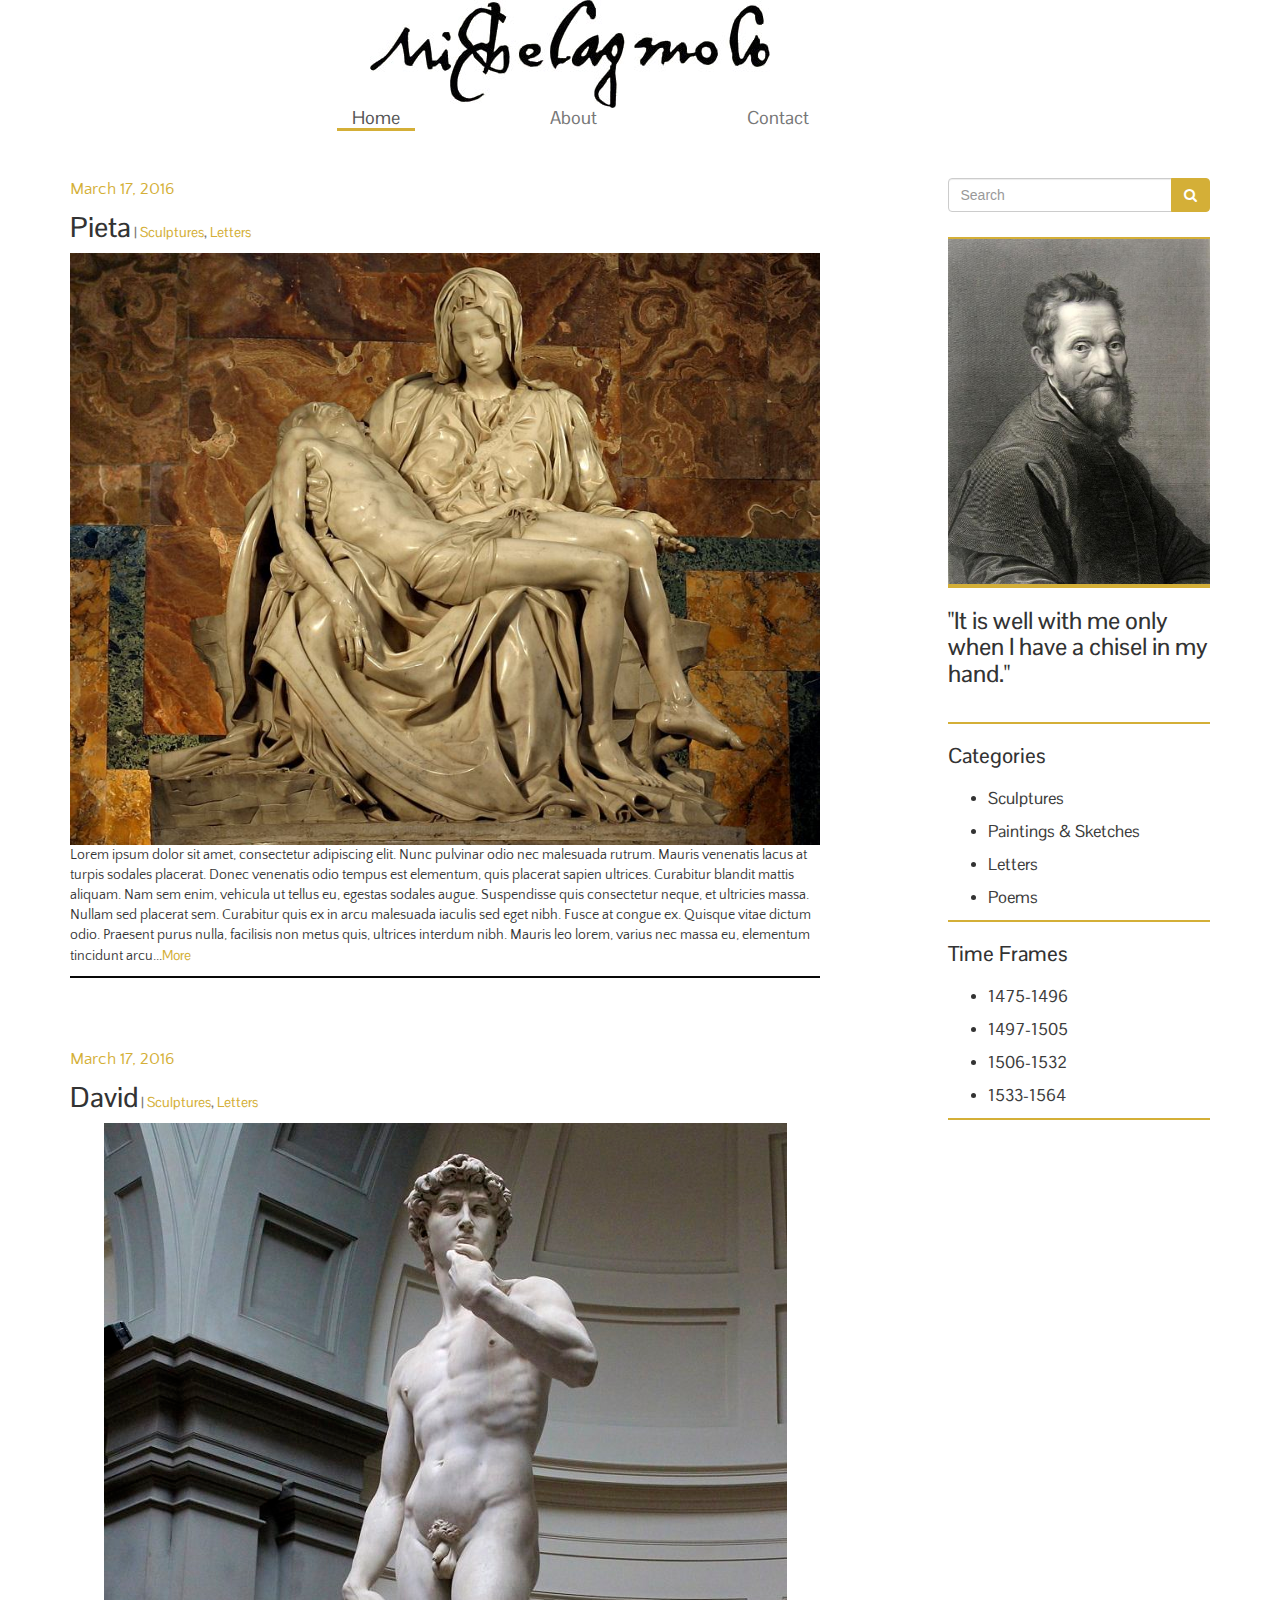
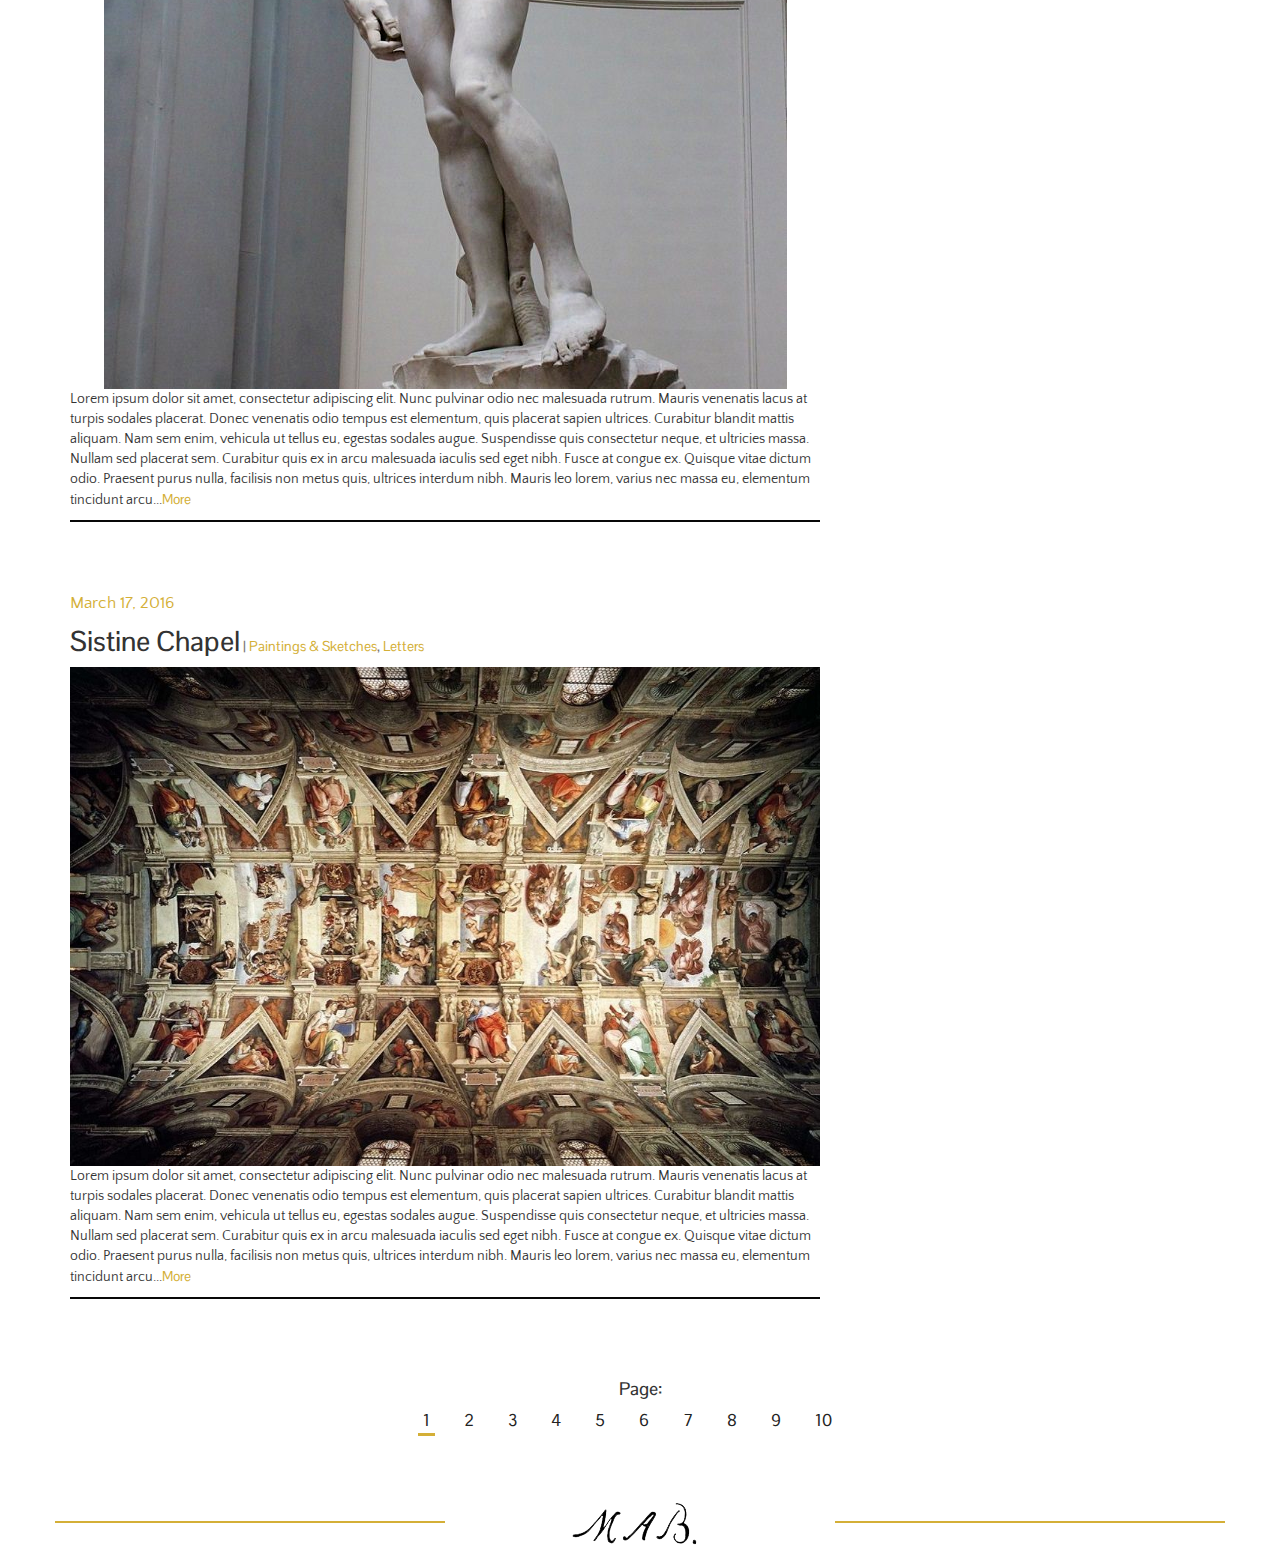
<file: index.html>
<!DOCTYPE html>
<html>
<head lang="en">
    <meta charset="UTF-8">
    <title>Michelangleo</title>
    <link href="assets/bootstrap-3.3.6-dist/css/bootstrap.min.css" rel="stylesheet">
    <link href="assets/font-awesome-4.5.0/css/font-awesome.min.css" rel="stylesheet">
    <link href="Custom.css" rel="stylesheet">
    <link href='https://fonts.googleapis.com/css?family=Quattrocento+Sans|Pontano+Sans' rel='stylesheet' type='text/css'>
</head>
<body>

    <header>
        <div class="container" id="signature">
            <div class="row col-sm-6 col-sm-offset-3">
                <img src="assets/img/mich_two.jpg">
            </div>
        </div>
        <nav class="navbar navbar-default">
            <div class="container-fluid">
                <!-- Brand and toggle get grouped for better mobile display -->
                <div class="navbar-header">
                    <button type="button" class="navbar-toggle collapsed" data-toggle="collapse" data-target="#bs-example-navbar-collapse-1" aria-expanded="false">
                        <span class="sr-only">Toggle navigation</span>
                        <span class="icon-bar"></span>
                        <span class="icon-bar"></span>
                        <span class="icon-bar"></span>
                    </button>
                </div>

                <!-- Collect the nav links, forms, and other content for toggling -->
                <div class="collapse navbar-collapse" id="bs-example-navbar-collapse-1">
                    <ul class="nav navbar-nav">
                        <li class="active"><a href="index.html">Home<span class="sr-only">(current)</span></a></li>
                        <li><a href="about.html">About</a></li>
                        <li><a href="contact.html">Contact</a></li>
                    </ul>

                </div><!-- /.navbar-collapse -->
            </div><!-- /.container-fluid -->
        </nav>

    </header>

    <section>
        <div class="container">
            <div class="row">
                <main class="col-sm-8">
                    <article class="blog_posts">
                        <p class="date">March 17, 2016</p>
                        <h4>Pieta<small> | <a>Sculptures</a>,<a> Letters</a></small></h4>
                        <img src="assets/img/pieta.jpg" class="post_img">
                        <p>Lorem ipsum dolor sit amet, consectetur adipiscing elit. Nunc pulvinar odio nec malesuada rutrum. Mauris venenatis lacus at turpis sodales placerat. Donec venenatis odio tempus est elementum, quis placerat sapien ultrices. Curabitur blandit mattis aliquam. Nam sem enim, vehicula ut tellus eu, egestas sodales augue. Suspendisse quis consectetur neque, et ultricies massa. Nullam sed placerat sem. Curabitur quis ex in arcu malesuada iaculis sed eget nibh. Fusce at congue ex. Quisque vitae dictum odio. Praesent purus nulla, facilisis non metus quis, ultrices interdum nibh. Mauris leo lorem, varius nec massa eu, elementum tincidunt arcu...<a>More</a></p>
                        <div class="line_divided"></div>
                    </article>

                    <article class="blog_posts">
                        <p class="date">March 17, 2016</p>
                        <h4>David<small> | <a>Sculptures</a>,<a> Letters</a></small></h4>
                        <img src="assets/img/david.jpg" class="post_img">
                        <p>Lorem ipsum dolor sit amet, consectetur adipiscing elit. Nunc pulvinar odio nec malesuada rutrum. Mauris venenatis lacus at turpis sodales placerat. Donec venenatis odio tempus est elementum, quis placerat sapien ultrices. Curabitur blandit mattis aliquam. Nam sem enim, vehicula ut tellus eu, egestas sodales augue. Suspendisse quis consectetur neque, et ultricies massa. Nullam sed placerat sem. Curabitur quis ex in arcu malesuada iaculis sed eget nibh. Fusce at congue ex. Quisque vitae dictum odio. Praesent purus nulla, facilisis non metus quis, ultrices interdum nibh. Mauris leo lorem, varius nec massa eu, elementum tincidunt arcu...<a>More</a></p>
                        <div class="line_divided"></div>
                    </article>

                    <article class="blog_posts">
                        <p class="date">March 17, 2016</p>
                        <h4>Sistine Chapel<small> | <a>Paintings & Sketches</a>,<a> Letters</a></small></h4>
                        <img src="assets/img/sistine-chapel-ceiling.jpg" class="post_img">
                        <p>Lorem ipsum dolor sit amet, consectetur adipiscing elit. Nunc pulvinar odio nec malesuada rutrum. Mauris venenatis lacus at turpis sodales placerat. Donec venenatis odio tempus est elementum, quis placerat sapien ultrices. Curabitur blandit mattis aliquam. Nam sem enim, vehicula ut tellus eu, egestas sodales augue. Suspendisse quis consectetur neque, et ultricies massa. Nullam sed placerat sem. Curabitur quis ex in arcu malesuada iaculis sed eget nibh. Fusce at congue ex. Quisque vitae dictum odio. Praesent purus nulla, facilisis non metus quis, ultrices interdum nibh. Mauris leo lorem, varius nec massa eu, elementum tincidunt arcu...<a>More</a></p>
                        <div class="line_divided"></div>
                    </article>
                </main>

                <aside class="col-sm-3 col-sm-offset-1 side_bar">
                    <div class="input-group">
                        <input type="text" class="form-control" placeholder="Search">
                    <span class="input-group-btn">
                        <button class="btn btn-info">
                            <i class="fa fa-search"></i>
                        </button>
                    </span>
                    </div>
                    <div class="line_divided"></div>
                    <img src="assets/img/michelangelo.jpg" class="profile_img">
                    <div class="line_divided"></div>

                    <div class="line_divided"></div>
                    <h3>"It is well with me only when I have a chisel in my hand."</h3>
                    <!--<div class="line_divided"></div>-->

                    <div class="line_divided"></div>

                    <h4>Categories</h4>
                    <ul>
                        <li><a href="cat_sculp.html">Sculptures</a></li>
                        <li><a>Paintings & Sketches</a></li>
                        <li><a>Letters</a></li>
                        <li><a>Poems</a></li>

                    </ul>

                    <div class="line_divided"></div>

                    <h4>Time Frames</h4>
                    <ul>
                        <li><a href="time_frames.html">1475-1496</a></li>
                        <li><a>1497-1505</a></li>
                        <li><a>1506-1532</a></li>
                        <li><a>1533-1564</a></li>
                    </ul>

                    <div class="line_divided"></div>

                </aside>

            </div>

            <div class="row page_numbers">
                <div class="col-sm-offset-2 col-sm-8">
                    <h4>Page:</h4>
                    <ul class="list-inline">
                        <li class="active"><a>1</a></li>
                        <li><a>2</a></li>
                        <li><a>3</a></li>
                        <li><a>4</a></li>
                        <li><a>5</a></li>
                        <li><a>6</a></li>
                        <li><a>7</a></li>
                        <li><a>8</a></li>
                        <li><a>9</a></li>
                        <li><a>10</a></li>
                    </ul>
                </div>
            </div>
        </div>
    </section>
    
    <footer>
        <div class="container">
            <div class="row">
                <div class="col-sm-4 line_divided"></div>
                <div class="col-sm-4">
                    <img src="assets/img/mab_transparent.png">
                </div>
                <div class="col-sm-4 line_divided"></div>

            </div>

        </div>

    </footer>


    <!-- jQuery (necessary for Bootstrap's JavaScript plugins) -->
    <script src="https://ajax.googleapis.com/ajax/libs/jquery/1.11.3/jquery.min.js"></script>
    <!-- Include all compiled plugins (below), or include individual files as needed -->
    <script src="assets/bootstrap-3.3.6-dist/js/bootstrap.min.js"></script>

</body>
</html>
</file>
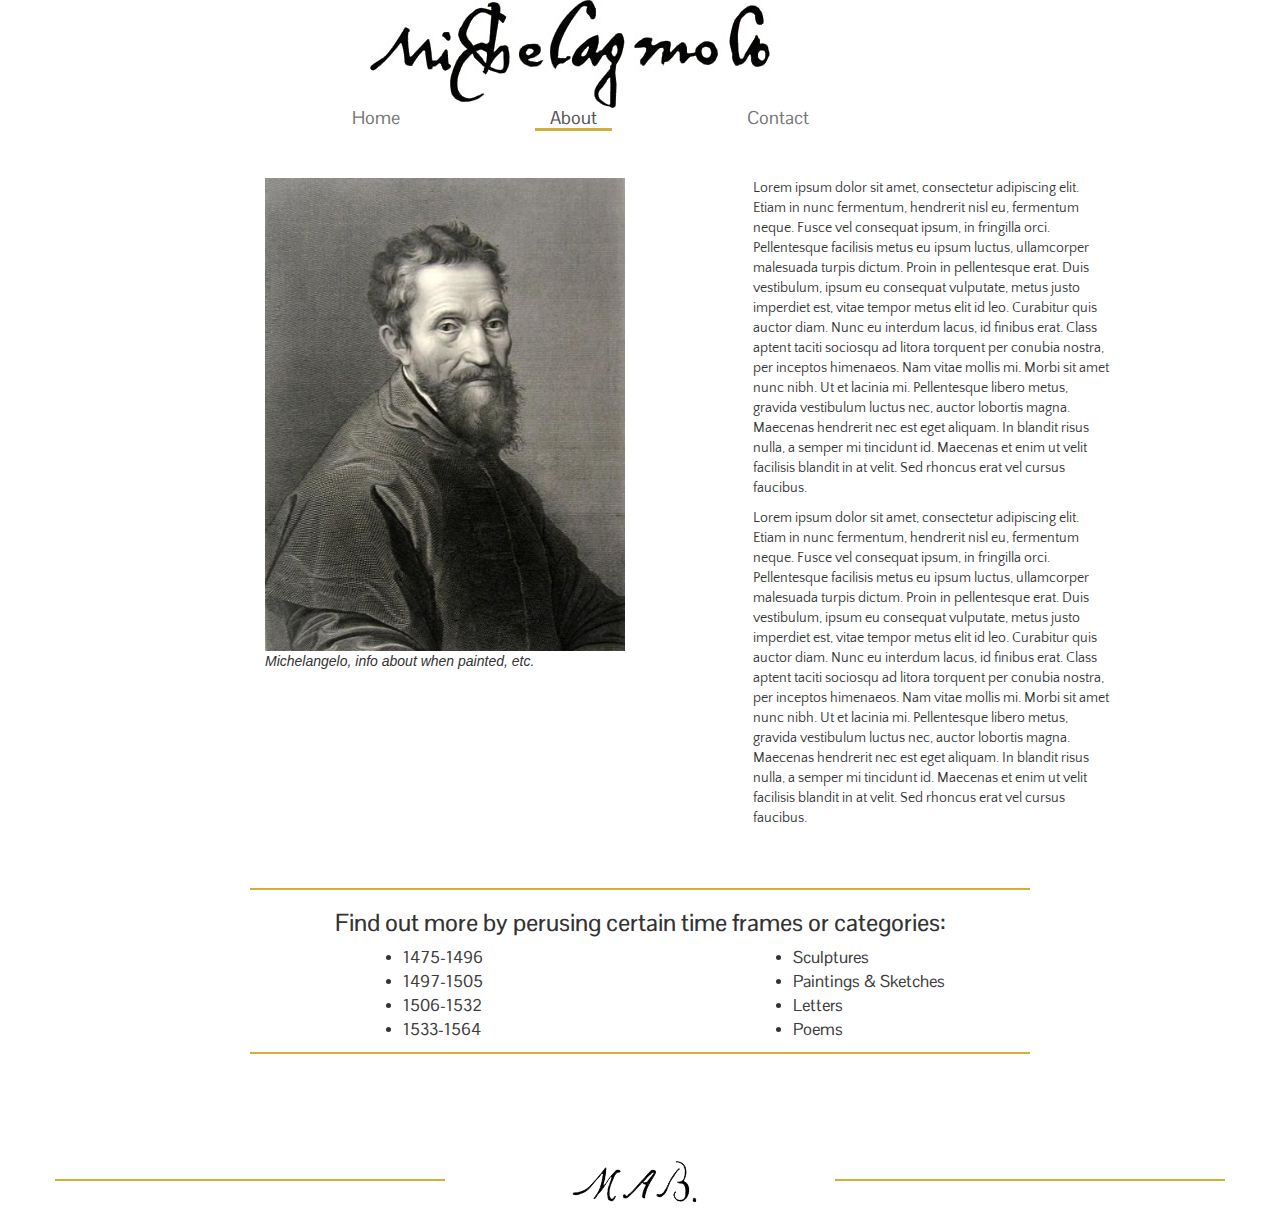
<file: about.html>
<!DOCTYPE html>
<html>
<head lang="en">
    <meta charset="UTF-8">
    <title>Michelangleo--About</title>
    <link href="assets/bootstrap-3.3.6-dist/css/bootstrap.min.css" rel="stylesheet">
    <link href="assets/font-awesome-4.5.0/css/font-awesome.min.css" rel="stylesheet">
    <link href="Custom.css" rel="stylesheet">
    <link href='https://fonts.googleapis.com/css?family=Quattrocento+Sans|Pontano+Sans' rel='stylesheet' type='text/css'>
</head>
<body>

<header>
    <div class="container" id="signature">
        <div class="row col-sm-6 col-sm-offset-3">
            <img src="assets/img/mich_two.jpg">
        </div>
    </div>
    <nav class="navbar navbar-default">
        <div class="container-fluid">
            <!-- Brand and toggle get grouped for better mobile display -->
            <div class="navbar-header">
                <button type="button" class="navbar-toggle collapsed" data-toggle="collapse" data-target="#bs-example-navbar-collapse-1" aria-expanded="false">
                    <span class="sr-only">Toggle navigation</span>
                    <span class="icon-bar"></span>
                    <span class="icon-bar"></span>
                    <span class="icon-bar"></span>
                </button>
            </div>

            <!-- Collect the nav links, forms, and other content for toggling -->
            <div class="collapse navbar-collapse" id="bs-example-navbar-collapse-1">
                <ul class="nav navbar-nav">
                    <li><a href="index.html">Home</a></li>
                    <li class="active"><a href="about.html">About<span class="sr-only">(current)</span></a></li>
                    <li><a href="contact.html">Contact</a></li>
                </ul>

            </div><!-- /.navbar-collapse -->
        </div><!-- /.container-fluid -->
    </nav>

</header>


<div class="container" id="about">
    <div class="row short_bio">
        <div class="col-sm-4 col-sm-offset-2">
            <img src="assets/img/michelangelo.jpg" class="profile_img">
            <cite>Michelangelo, info about when painted, etc.</cite>
        </div>
        <div class="col-sm-4 col-sm-offset-1">
            <p>Lorem ipsum dolor sit amet, consectetur adipiscing elit. Etiam in nunc fermentum, hendrerit nisl eu, fermentum neque. Fusce vel consequat ipsum, in fringilla orci. Pellentesque facilisis metus eu ipsum luctus, ullamcorper malesuada turpis dictum. Proin in pellentesque erat. Duis vestibulum, ipsum eu consequat vulputate, metus justo imperdiet est, vitae tempor metus elit id leo. Curabitur quis auctor diam. Nunc eu interdum lacus, id finibus erat. Class aptent taciti sociosqu ad litora torquent per conubia nostra, per inceptos himenaeos. Nam vitae mollis mi. Morbi sit amet nunc nibh. Ut et lacinia mi. Pellentesque libero metus, gravida vestibulum luctus nec, auctor lobortis magna. Maecenas hendrerit nec est eget aliquam. In blandit risus nulla, a semper mi tincidunt id. Maecenas et enim ut velit facilisis blandit in at velit. Sed rhoncus erat vel cursus faucibus.</p>
            <p>Lorem ipsum dolor sit amet, consectetur adipiscing elit. Etiam in nunc fermentum, hendrerit nisl eu, fermentum neque. Fusce vel consequat ipsum, in fringilla orci. Pellentesque facilisis metus eu ipsum luctus, ullamcorper malesuada turpis dictum. Proin in pellentesque erat. Duis vestibulum, ipsum eu consequat vulputate, metus justo imperdiet est, vitae tempor metus elit id leo. Curabitur quis auctor diam. Nunc eu interdum lacus, id finibus erat. Class aptent taciti sociosqu ad litora torquent per conubia nostra, per inceptos himenaeos. Nam vitae mollis mi. Morbi sit amet nunc nibh. Ut et lacinia mi. Pellentesque libero metus, gravida vestibulum luctus nec, auctor lobortis magna. Maecenas hendrerit nec est eget aliquam. In blandit risus nulla, a semper mi tincidunt id. Maecenas et enim ut velit facilisis blandit in at velit. Sed rhoncus erat vel cursus faucibus.</p>
        </div>
    </div>

    <div class="row">
        <div class="line_divided col-sm-8 col-sm-offset-2"></div>
    </div>

    <div class="row">
        <div class="col-sm-offset-2 col-sm-8">
            <h3>Find out more by perusing certain time frames or categories:</h3>
        </div>
        <div class="col-sm-offset-3 col-sm-3">
            <ul>
                <li><a href="time_frames.html">1475-1496</a></li>
                <li><a>1497-1505</a></li>
                <li><a>1506-1532</a></li>
                <li><a>1533-1564</a></li>
            </ul>
        </div>
        <div class="col-sm-offset-1 col-sm-3">
            <ul>
                <li><a href="cat_sculp.html">Sculptures</a></li>
                <li><a>Paintings & Sketches</a></li>
                <li><a>Letters</a></li>
                <li><a>Poems</a></li>

            </ul>

        </div>


    </div>

    <div class="row">
        <div class="line_divided col-sm-8 col-sm-offset-2 last_line"></div>
    </div>
</div>





<footer>
    <div class="container">
        <div class="row">
            <div class="col-sm-4 line_divided"></div>
            <div class="col-sm-4">
                <img src="assets/img/mab_transparent.png">
            </div>
            <div class="col-sm-4 line_divided"></div>

        </div>

    </div>

</footer>


<!-- jQuery (necessary for Bootstrap's JavaScript plugins) -->
<script src="https://ajax.googleapis.com/ajax/libs/jquery/1.11.3/jquery.min.js"></script>
<!-- Include all compiled plugins (below), or include individual files as needed -->
<script src="assets/bootstrap-3.3.6-dist/js/bootstrap.min.js"></script>

</body>
</html>
</file>
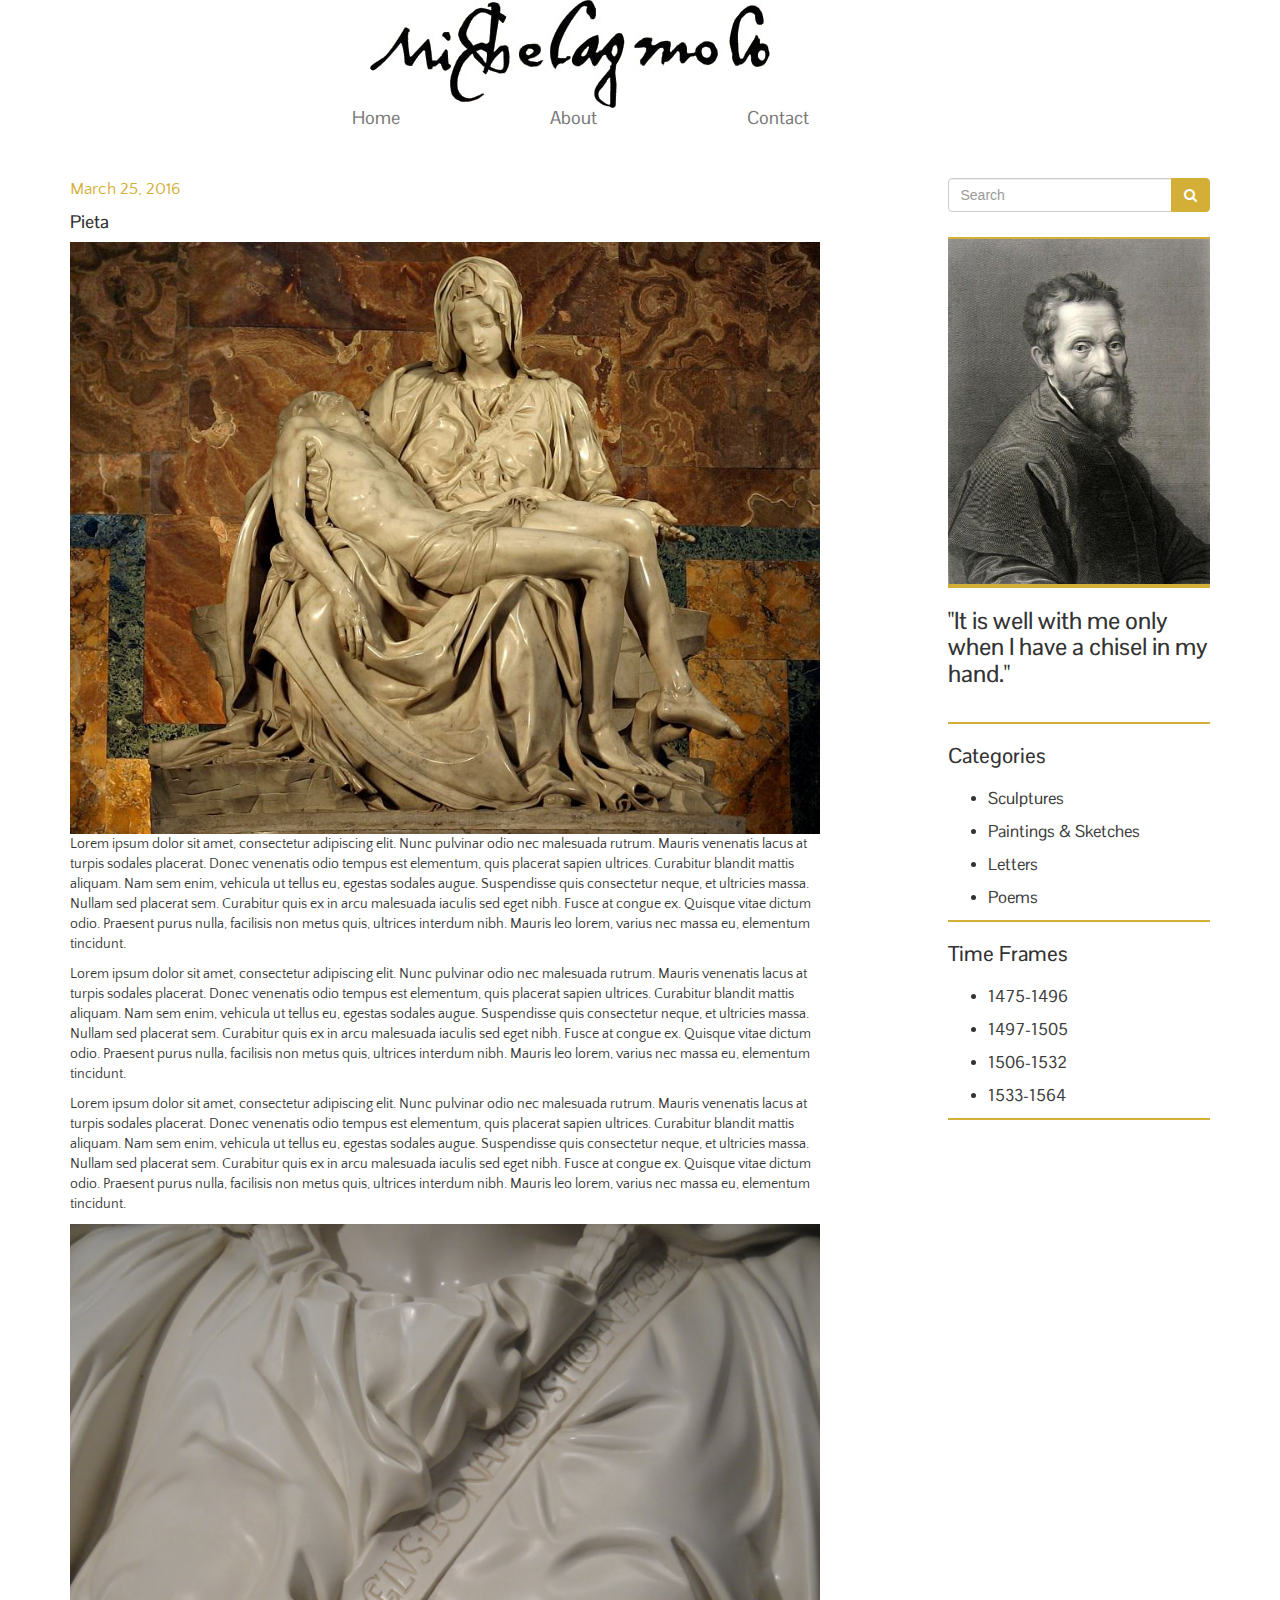
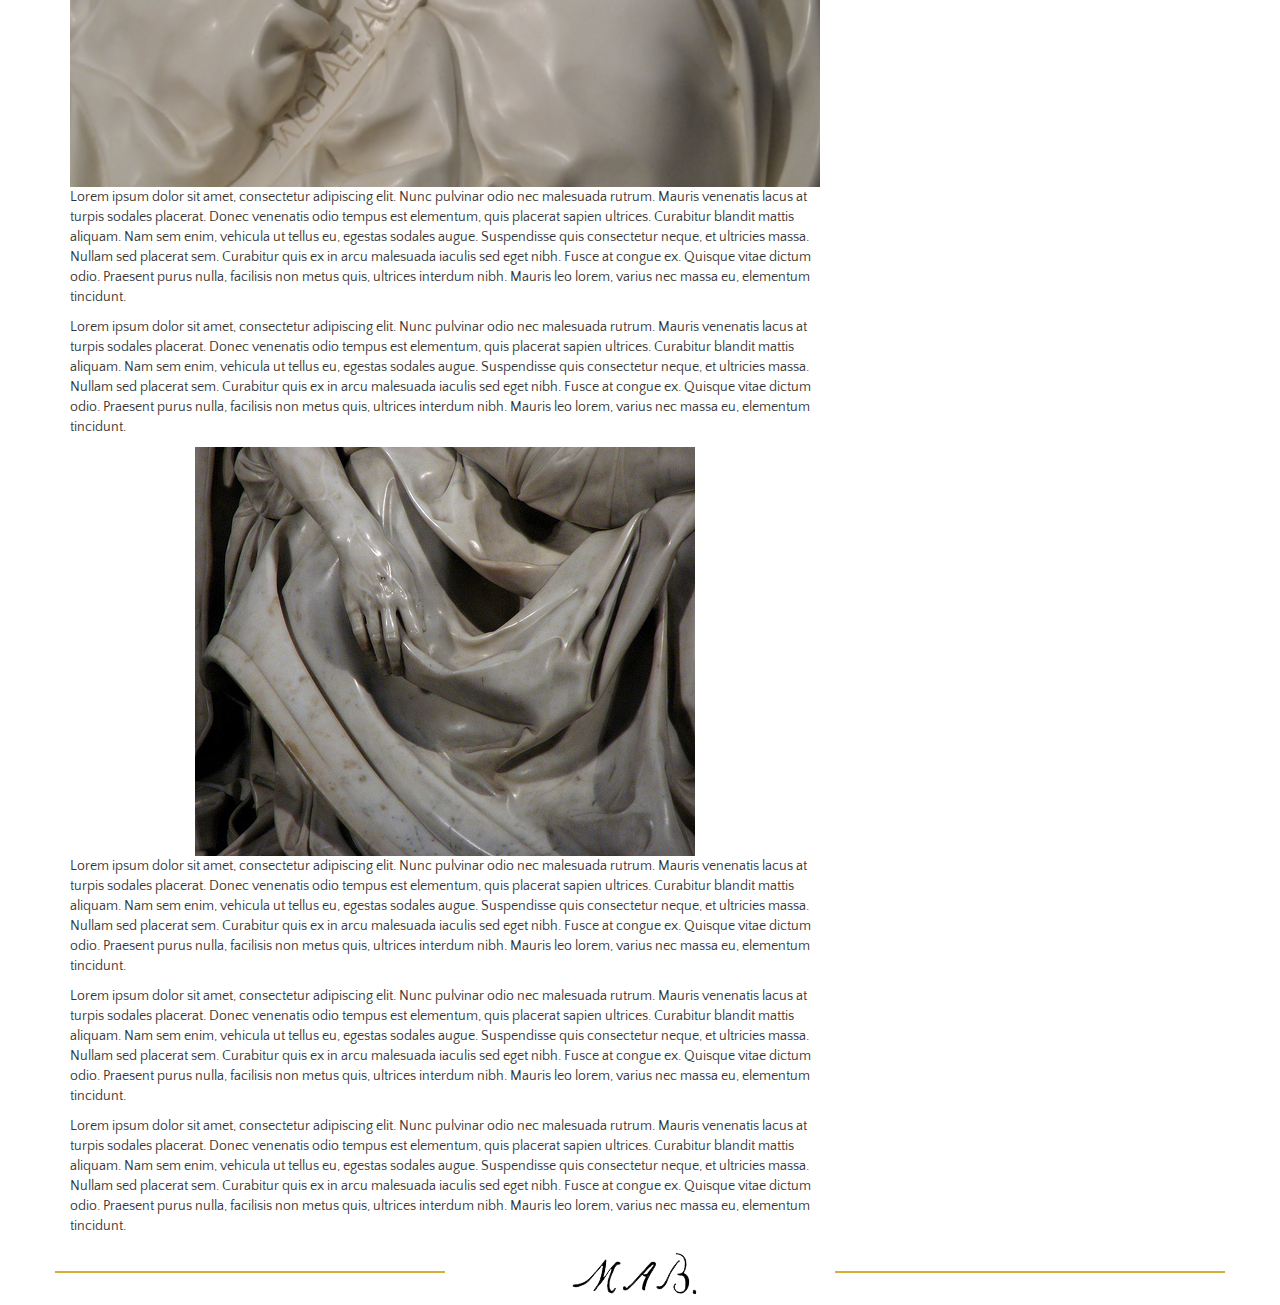
<file: blog_post.html>
<!DOCTYPE html>
<html>
<head lang="en">
    <meta charset="UTF-8">
    <title>Michelangleo--Post</title>
    <link href="assets/bootstrap-3.3.6-dist/css/bootstrap.min.css" rel="stylesheet">
    <link href="assets/font-awesome-4.5.0/css/font-awesome.min.css" rel="stylesheet">
    <link href="Custom.css" rel="stylesheet">
    <link href='https://fonts.googleapis.com/css?family=Quattrocento+Sans|Pontano+Sans' rel='stylesheet' type='text/css'>
</head>
<body>

<header>
    <div class="container" id="signature">
        <div class="row col-sm-6 col-sm-offset-3">
            <img src="assets/img/mich_two.jpg">
        </div>
    </div>
    <nav class="navbar navbar-default">
        <div class="container-fluid">
            <!-- Brand and toggle get grouped for better mobile display -->
            <div class="navbar-header">
                <button type="button" class="navbar-toggle collapsed" data-toggle="collapse" data-target="#bs-example-navbar-collapse-1" aria-expanded="false">
                    <span class="sr-only">Toggle navigation</span>
                    <span class="icon-bar"></span>
                    <span class="icon-bar"></span>
                    <span class="icon-bar"></span>
                </button>
            </div>

            <!-- Collect the nav links, forms, and other content for toggling -->
            <div class="collapse navbar-collapse" id="bs-example-navbar-collapse-1">
                <ul class="nav navbar-nav">
                    <li><a href="index.html">Home<span class="sr-only">(current)</span></a></li>
                    <li><a href="about.html">About</a></li>
                    <li><a href="contact.html">Contact</a></li>
                </ul>

            </div><!-- /.navbar-collapse -->
        </div><!-- /.container-fluid -->
    </nav><!--   -->

</header>

<article>
    <div class="container">
        <div class="row">
            <div class="col-sm-8">
                <p class="date">March 25, 2016</p>
                <h4>Pieta</h4>
                <img src="assets/img/pieta.jpg" class="post_img">
                <p>Lorem ipsum dolor sit amet, consectetur adipiscing elit. Nunc pulvinar odio nec malesuada rutrum. Mauris venenatis lacus at turpis sodales placerat. Donec venenatis odio tempus est elementum, quis placerat sapien ultrices. Curabitur blandit mattis aliquam. Nam sem enim, vehicula ut tellus eu, egestas sodales augue. Suspendisse quis consectetur neque, et ultricies massa. Nullam sed placerat sem. Curabitur quis ex in arcu malesuada iaculis sed eget nibh. Fusce at congue ex. Quisque vitae dictum odio. Praesent purus nulla, facilisis non metus quis, ultrices interdum nibh. Mauris leo lorem, varius nec massa eu, elementum tincidunt.</p>
                <p>Lorem ipsum dolor sit amet, consectetur adipiscing elit. Nunc pulvinar odio nec malesuada rutrum. Mauris venenatis lacus at turpis sodales placerat. Donec venenatis odio tempus est elementum, quis placerat sapien ultrices. Curabitur blandit mattis aliquam. Nam sem enim, vehicula ut tellus eu, egestas sodales augue. Suspendisse quis consectetur neque, et ultricies massa. Nullam sed placerat sem. Curabitur quis ex in arcu malesuada iaculis sed eget nibh. Fusce at congue ex. Quisque vitae dictum odio. Praesent purus nulla, facilisis non metus quis, ultrices interdum nibh. Mauris leo lorem, varius nec massa eu, elementum tincidunt.</p>
                <p>Lorem ipsum dolor sit amet, consectetur adipiscing elit. Nunc pulvinar odio nec malesuada rutrum. Mauris venenatis lacus at turpis sodales placerat. Donec venenatis odio tempus est elementum, quis placerat sapien ultrices. Curabitur blandit mattis aliquam. Nam sem enim, vehicula ut tellus eu, egestas sodales augue. Suspendisse quis consectetur neque, et ultricies massa. Nullam sed placerat sem. Curabitur quis ex in arcu malesuada iaculis sed eget nibh. Fusce at congue ex. Quisque vitae dictum odio. Praesent purus nulla, facilisis non metus quis, ultrices interdum nibh. Mauris leo lorem, varius nec massa eu, elementum tincidunt.</p>
                <img src="assets/img/pieta_signature.jpg" class="post_img">
                <p>Lorem ipsum dolor sit amet, consectetur adipiscing elit. Nunc pulvinar odio nec malesuada rutrum. Mauris venenatis lacus at turpis sodales placerat. Donec venenatis odio tempus est elementum, quis placerat sapien ultrices. Curabitur blandit mattis aliquam. Nam sem enim, vehicula ut tellus eu, egestas sodales augue. Suspendisse quis consectetur neque, et ultricies massa. Nullam sed placerat sem. Curabitur quis ex in arcu malesuada iaculis sed eget nibh. Fusce at congue ex. Quisque vitae dictum odio. Praesent purus nulla, facilisis non metus quis, ultrices interdum nibh. Mauris leo lorem, varius nec massa eu, elementum tincidunt.</p>
                <p>Lorem ipsum dolor sit amet, consectetur adipiscing elit. Nunc pulvinar odio nec malesuada rutrum. Mauris venenatis lacus at turpis sodales placerat. Donec venenatis odio tempus est elementum, quis placerat sapien ultrices. Curabitur blandit mattis aliquam. Nam sem enim, vehicula ut tellus eu, egestas sodales augue. Suspendisse quis consectetur neque, et ultricies massa. Nullam sed placerat sem. Curabitur quis ex in arcu malesuada iaculis sed eget nibh. Fusce at congue ex. Quisque vitae dictum odio. Praesent purus nulla, facilisis non metus quis, ultrices interdum nibh. Mauris leo lorem, varius nec massa eu, elementum tincidunt.</p>
                <img src="assets/img/pieta_detail.jpg" class="post_img">
                <p>Lorem ipsum dolor sit amet, consectetur adipiscing elit. Nunc pulvinar odio nec malesuada rutrum. Mauris venenatis lacus at turpis sodales placerat. Donec venenatis odio tempus est elementum, quis placerat sapien ultrices. Curabitur blandit mattis aliquam. Nam sem enim, vehicula ut tellus eu, egestas sodales augue. Suspendisse quis consectetur neque, et ultricies massa. Nullam sed placerat sem. Curabitur quis ex in arcu malesuada iaculis sed eget nibh. Fusce at congue ex. Quisque vitae dictum odio. Praesent purus nulla, facilisis non metus quis, ultrices interdum nibh. Mauris leo lorem, varius nec massa eu, elementum tincidunt.</p>
                <p>Lorem ipsum dolor sit amet, consectetur adipiscing elit. Nunc pulvinar odio nec malesuada rutrum. Mauris venenatis lacus at turpis sodales placerat. Donec venenatis odio tempus est elementum, quis placerat sapien ultrices. Curabitur blandit mattis aliquam. Nam sem enim, vehicula ut tellus eu, egestas sodales augue. Suspendisse quis consectetur neque, et ultricies massa. Nullam sed placerat sem. Curabitur quis ex in arcu malesuada iaculis sed eget nibh. Fusce at congue ex. Quisque vitae dictum odio. Praesent purus nulla, facilisis non metus quis, ultrices interdum nibh. Mauris leo lorem, varius nec massa eu, elementum tincidunt.</p>
                <p>Lorem ipsum dolor sit amet, consectetur adipiscing elit. Nunc pulvinar odio nec malesuada rutrum. Mauris venenatis lacus at turpis sodales placerat. Donec venenatis odio tempus est elementum, quis placerat sapien ultrices. Curabitur blandit mattis aliquam. Nam sem enim, vehicula ut tellus eu, egestas sodales augue. Suspendisse quis consectetur neque, et ultricies massa. Nullam sed placerat sem. Curabitur quis ex in arcu malesuada iaculis sed eget nibh. Fusce at congue ex. Quisque vitae dictum odio. Praesent purus nulla, facilisis non metus quis, ultrices interdum nibh. Mauris leo lorem, varius nec massa eu, elementum tincidunt.</p>
            </div>

            <aside class="col-sm-3 col-sm-offset-1 side_bar">
                <div class="input-group">
                    <input type="text" class="form-control" placeholder="Search">
                    <span class="input-group-btn">
                        <button class="btn btn-info">
                            <i class="fa fa-search"></i>
                        </button>
                    </span>
                </div>
                <div class="line_divided"></div>
                <img src="assets/img/michelangelo.jpg" class="profile_img">
                <div class="line_divided"></div>

                <div class="line_divided"></div>
                <h3>"It is well with me only when I have a chisel in my hand."</h3>
                <!--<div class="line_divided"></div>-->

                <div class="line_divided"></div>

                <h4>Categories</h4>
                <ul>
                    <li><a>Sculptures</a></li>
                    <li><a>Paintings & Sketches</a></li>
                    <li><a>Letters</a></li>
                    <li><a>Poems</a></li>

                </ul>

                <div class="line_divided"></div>

                <h4>Time Frames</h4>
                <ul>
                    <li><a>1475-1496</a></li>
                    <li><a>1497-1505</a></li>
                    <li><a>1506-1532</a></li>
                    <li><a>1533-1564</a></li>
                </ul>

                <div class="line_divided"></div>

            </aside>
        </div>
    </div>
</article>





<footer>
    <div class="container">
        <div class="row">
            <div class="col-sm-4 line_divided"></div>
            <div class="col-sm-4">
                <img src="assets/img/mab_transparent.png">
            </div>
            <div class="col-sm-4 line_divided"></div>

        </div>

    </div>

</footer>


<!-- jQuery (necessary for Bootstrap's JavaScript plugins) -->
<script src="https://ajax.googleapis.com/ajax/libs/jquery/1.11.3/jquery.min.js"></script>
<!-- Include all compiled plugins (below), or include individual files as needed -->
<script src="assets/bootstrap-3.3.6-dist/js/bootstrap.min.js"></script>

</body>
</html>
</file>
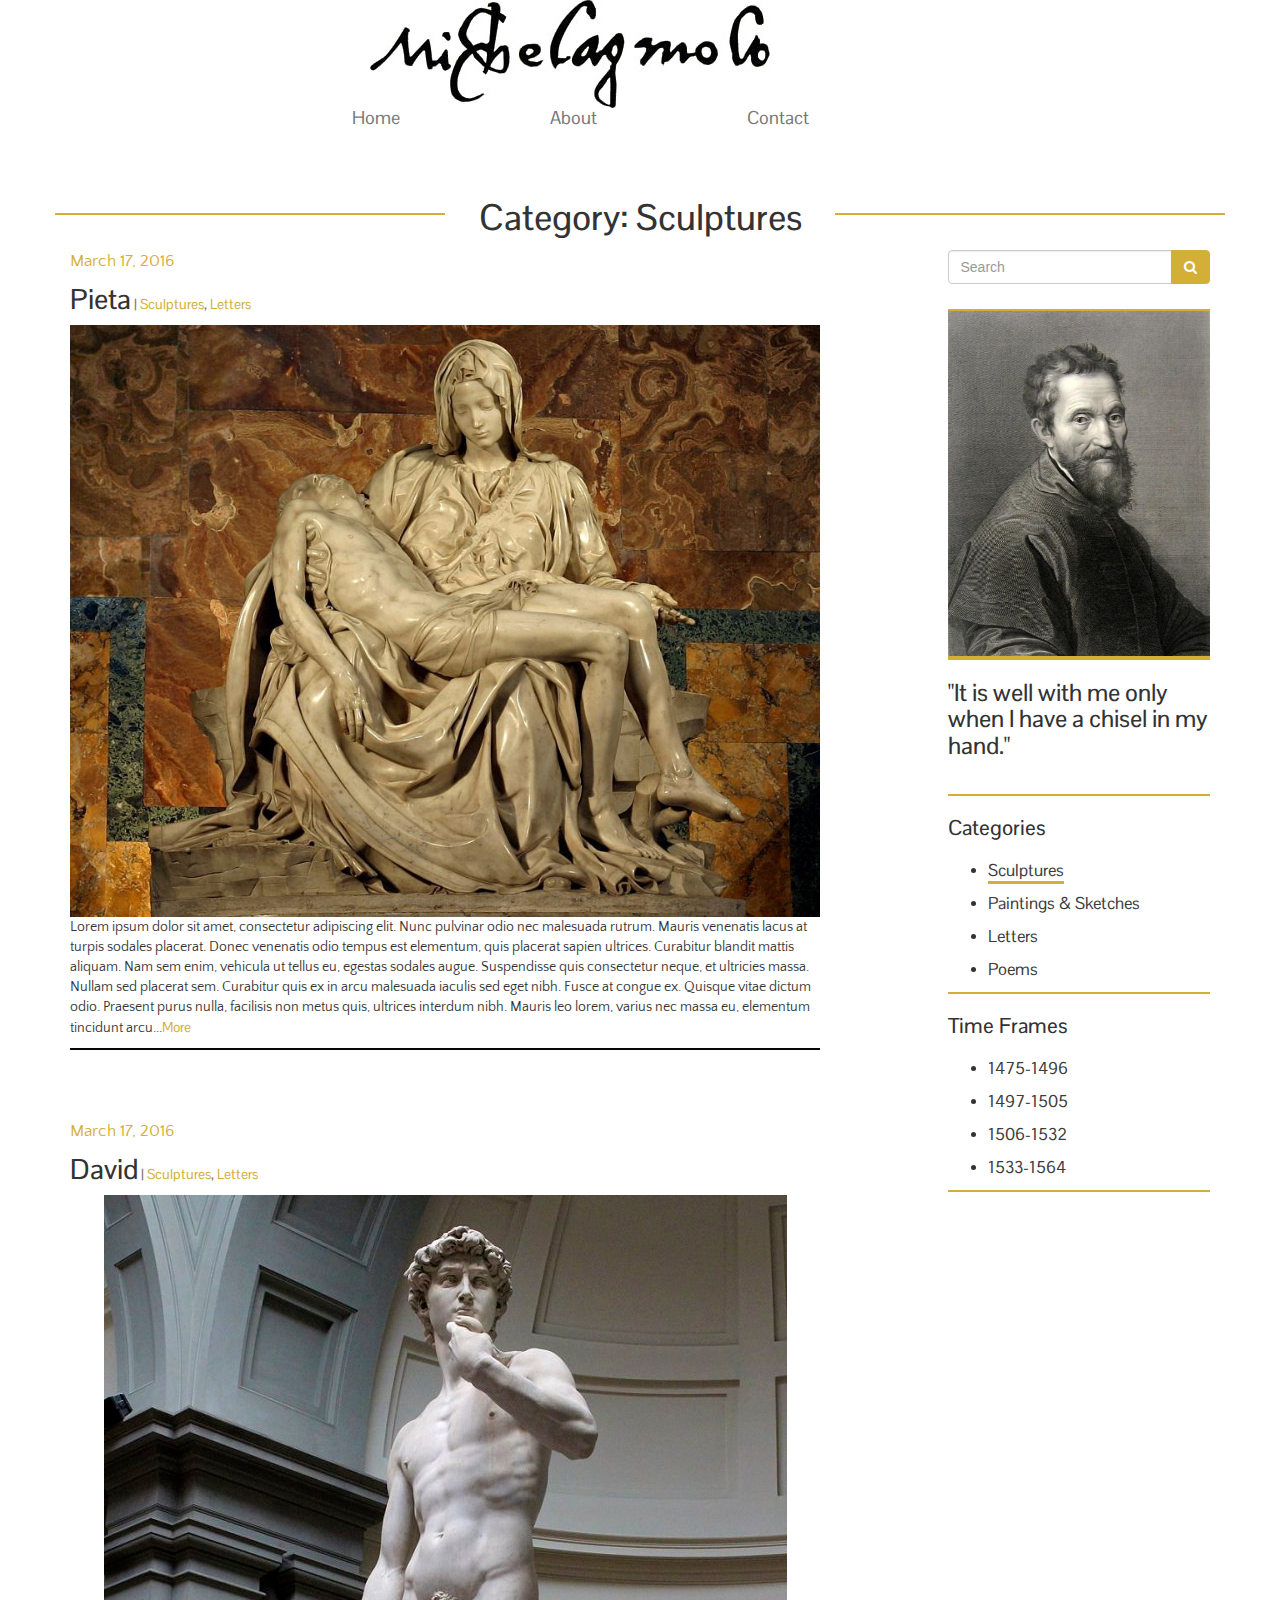
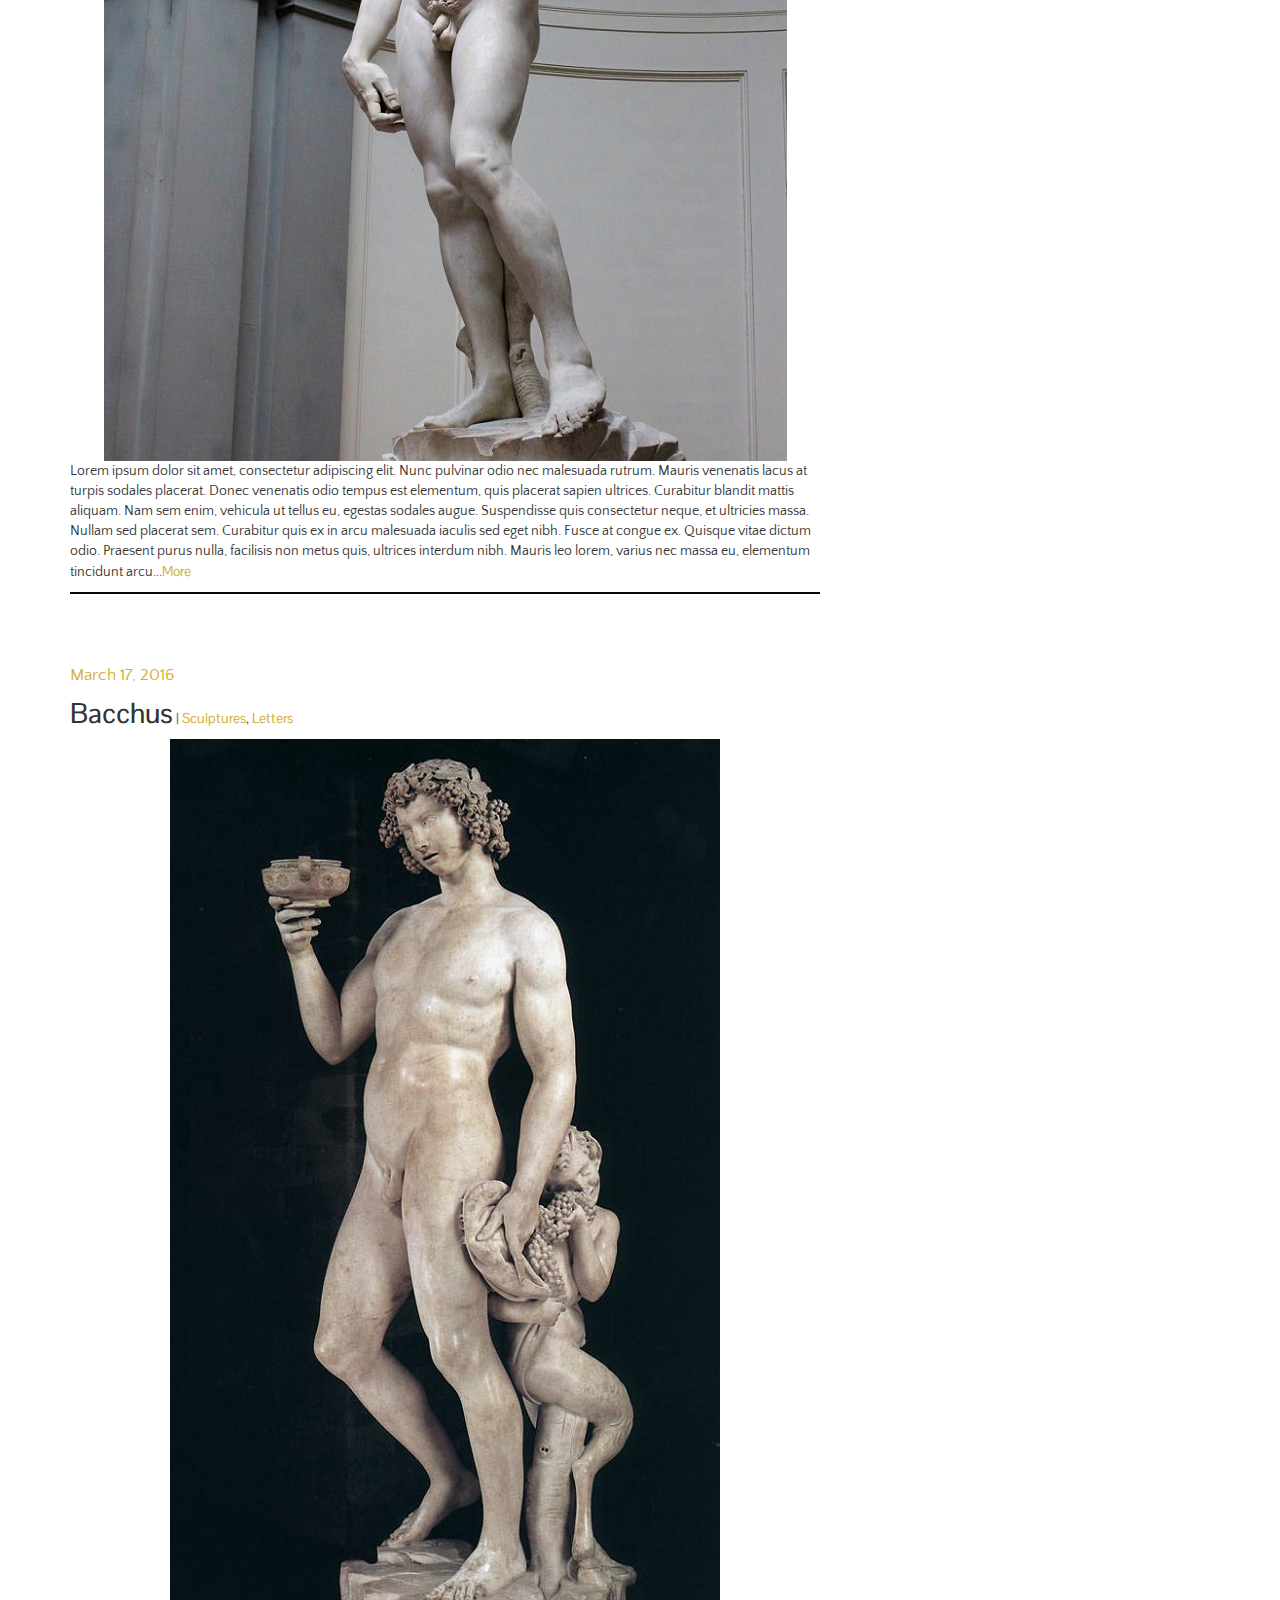
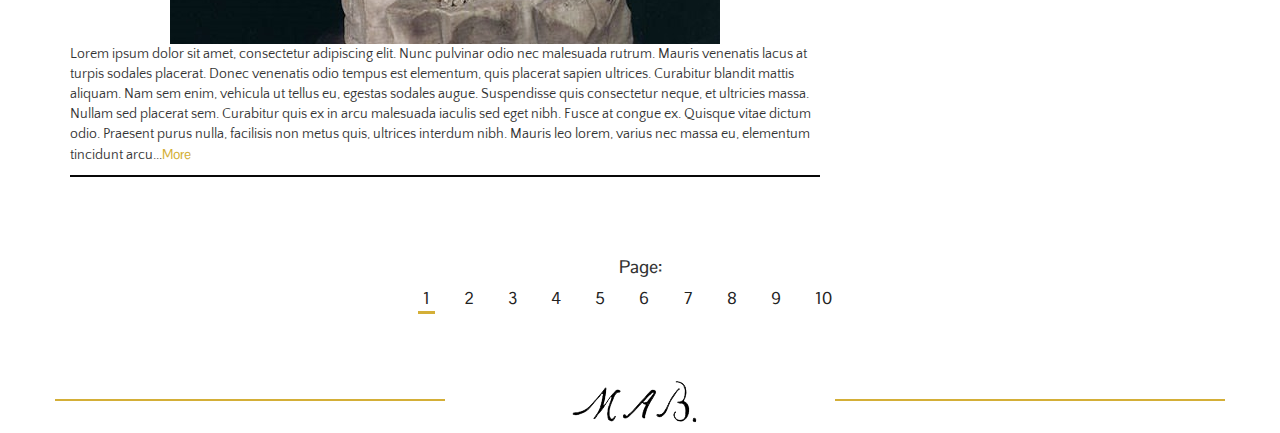
<file: cat_sculp.html>
<!DOCTYPE html>
<html>
<head lang="en">
    <meta charset="UTF-8">
    <title>Michelangleo</title>
    <link href="assets/bootstrap-3.3.6-dist/css/bootstrap.min.css" rel="stylesheet">
    <link href="assets/font-awesome-4.5.0/css/font-awesome.min.css" rel="stylesheet">
    <link href="Custom.css" rel="stylesheet">
    <link href='https://fonts.googleapis.com/css?family=Quattrocento+Sans|Pontano+Sans' rel='stylesheet' type='text/css'>
</head>
<body>

<header>
    <div class="container" id="signature">
        <div class="row col-sm-6 col-sm-offset-3">
            <img src="assets/img/mich_two.jpg">
        </div>
    </div>
    <nav class="navbar navbar-default">
        <div class="container-fluid">
            <!-- Brand and toggle get grouped for better mobile display -->
            <div class="navbar-header">
                <button type="button" class="navbar-toggle collapsed" data-toggle="collapse" data-target="#bs-example-navbar-collapse-1" aria-expanded="false">
                    <span class="sr-only">Toggle navigation</span>
                    <span class="icon-bar"></span>
                    <span class="icon-bar"></span>
                    <span class="icon-bar"></span>
                </button>
            </div>

            <!-- Collect the nav links, forms, and other content for toggling -->
            <div class="collapse navbar-collapse" id="bs-example-navbar-collapse-1">
                <ul class="nav navbar-nav">
                    <li><a href="index.html">Home<span class="sr-only">(current)</span></a></li>
                    <li><a href="about.html">About</a></li>
                    <li><a href="contact.html">Contact</a></li>
                </ul>

            </div><!-- /.navbar-collapse -->
        </div><!-- /.container-fluid -->
    </nav>

</header>

<section>
    <div class="container">
        <div class="row cat_time_header">
            <div class="col-sm-4 line_divided"></div>
            <div class="col-sm-4">
                <h1 class="cat_heading">Category: Sculptures</h1>
            </div>
            <div class="col-sm-4 line_divided"></div>

        </div>
        <div class="row">
            <main class="col-sm-8">
                <article class="blog_posts">
                    <p class="date">March 17, 2016</p>
                    <h4>Pieta<small> | <a>Sculptures</a>,<a> Letters</a></small></h4>
                    <img src="assets/img/pieta.jpg" class="post_img">
                    <p>Lorem ipsum dolor sit amet, consectetur adipiscing elit. Nunc pulvinar odio nec malesuada rutrum. Mauris venenatis lacus at turpis sodales placerat. Donec venenatis odio tempus est elementum, quis placerat sapien ultrices. Curabitur blandit mattis aliquam. Nam sem enim, vehicula ut tellus eu, egestas sodales augue. Suspendisse quis consectetur neque, et ultricies massa. Nullam sed placerat sem. Curabitur quis ex in arcu malesuada iaculis sed eget nibh. Fusce at congue ex. Quisque vitae dictum odio. Praesent purus nulla, facilisis non metus quis, ultrices interdum nibh. Mauris leo lorem, varius nec massa eu, elementum tincidunt arcu...<a>More</a></p>
                    <div class="line_divided"></div>
                </article>

                <article class="blog_posts">
                    <p class="date">March 17, 2016</p>
                    <h4>David<small> | <a>Sculptures</a>,<a> Letters</a></small></h4>
                    <img src="assets/img/david.jpg" class="post_img">
                    <p>Lorem ipsum dolor sit amet, consectetur adipiscing elit. Nunc pulvinar odio nec malesuada rutrum. Mauris venenatis lacus at turpis sodales placerat. Donec venenatis odio tempus est elementum, quis placerat sapien ultrices. Curabitur blandit mattis aliquam. Nam sem enim, vehicula ut tellus eu, egestas sodales augue. Suspendisse quis consectetur neque, et ultricies massa. Nullam sed placerat sem. Curabitur quis ex in arcu malesuada iaculis sed eget nibh. Fusce at congue ex. Quisque vitae dictum odio. Praesent purus nulla, facilisis non metus quis, ultrices interdum nibh. Mauris leo lorem, varius nec massa eu, elementum tincidunt arcu...<a>More</a></p>
                    <div class="line_divided"></div>
                </article>

                <article class="blog_posts">
                    <p class="date">March 17, 2016</p>
                    <h4>Bacchus<small> | <a>Sculptures</a>,<a> Letters</a></small></h4>
                    <img src="assets/img/bacchus.jpg" class="post_img">
                    <p>Lorem ipsum dolor sit amet, consectetur adipiscing elit. Nunc pulvinar odio nec malesuada rutrum. Mauris venenatis lacus at turpis sodales placerat. Donec venenatis odio tempus est elementum, quis placerat sapien ultrices. Curabitur blandit mattis aliquam. Nam sem enim, vehicula ut tellus eu, egestas sodales augue. Suspendisse quis consectetur neque, et ultricies massa. Nullam sed placerat sem. Curabitur quis ex in arcu malesuada iaculis sed eget nibh. Fusce at congue ex. Quisque vitae dictum odio. Praesent purus nulla, facilisis non metus quis, ultrices interdum nibh. Mauris leo lorem, varius nec massa eu, elementum tincidunt arcu...<a>More</a></p>
                    <div class="line_divided"></div>
                </article>
            </main>

            <aside class="col-sm-3 col-sm-offset-1 side_bar">
                <div class="input-group">
                    <input type="text" class="form-control" placeholder="Search">
                    <span class="input-group-btn">
                        <button class="btn btn-info">
                            <i class="fa fa-search"></i>
                        </button>
                    </span>
                </div>
                <div class="line_divided"></div>
                <img src="assets/img/michelangelo.jpg" class="profile_img">
                <div class="line_divided"></div>

                <div class="line_divided"></div>
                <h3>"It is well with me only when I have a chisel in my hand."</h3>
                <!--<div class="line_divided"></div>-->

                <div class="line_divided"></div>

                <h4>Categories</h4>
                <ul>
                    <li><a href="cat_sculp.html" class="active">Sculptures</a></li>
                    <li><a>Paintings & Sketches</a></li>
                    <li><a>Letters</a></li>
                    <li><a>Poems</a></li>

                </ul>

                <div class="line_divided"></div>

                <h4>Time Frames</h4>
                <ul>
                    <li><a href="time_frames.html">1475-1496</a></li>
                    <li><a>1497-1505</a></li>
                    <li><a>1506-1532</a></li>
                    <li><a>1533-1564</a></li>
                </ul>

                <div class="line_divided"></div>

            </aside>

        </div>

        <div class="row page_numbers">
            <div class="col-sm-offset-2 col-sm-8">
                <h4>Page:</h4>
                <ul class="list-inline">
                    <li class="active"><a>1</a></li>
                    <li><a>2</a></li>
                    <li><a>3</a></li>
                    <li><a>4</a></li>
                    <li><a>5</a></li>
                    <li><a>6</a></li>
                    <li><a>7</a></li>
                    <li><a>8</a></li>
                    <li><a>9</a></li>
                    <li><a>10</a></li>
                </ul>
            </div>
        </div>
    </div>

</section>

<footer>
    <div class="container">
        <div class="row">
            <div class="col-sm-4 line_divided"></div>
            <div class="col-sm-4">
                <img src="assets/img/mab_transparent.png">
            </div>
            <div class="col-sm-4 line_divided"></div>

        </div>

    </div>

</footer>


<!-- jQuery (necessary for Bootstrap's JavaScript plugins) -->
<script src="https://ajax.googleapis.com/ajax/libs/jquery/1.11.3/jquery.min.js"></script>
<!-- Include all compiled plugins (below), or include individual files as needed -->
<script src="assets/bootstrap-3.3.6-dist/js/bootstrap.min.js"></script>

</body>
</html>
</file>
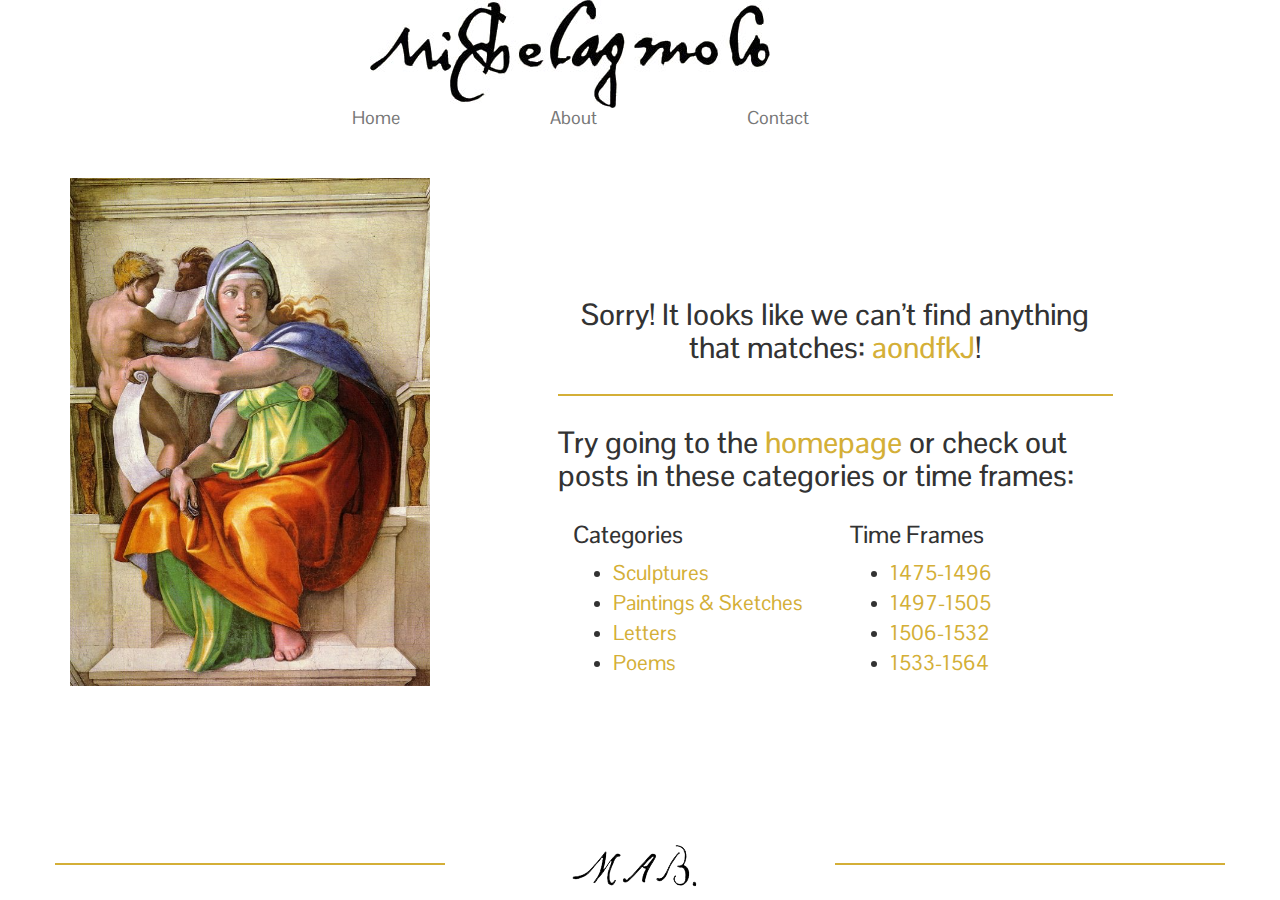
<file: no_results.html>
<!DOCTYPE html>
<html>
<head lang="en">
    <meta charset="UTF-8">
    <title></title>
    <link href="assets/bootstrap-3.3.6-dist/css/bootstrap.min.css" rel="stylesheet">
    <link href="assets/font-awesome-4.5.0/css/font-awesome.min.css" rel="stylesheet">
    <link href="Custom.css" rel="stylesheet">
    <link href='https://fonts.googleapis.com/css?family=Quattrocento+Sans|Pontano+Sans' rel='stylesheet' type='text/css'>
</head>
<body>

<header>
    <div class="container" id="signature">
        <div class="row col-sm-6 col-sm-offset-3">
            <img src="assets/img/mich_two.jpg">
        </div>
    </div>
    <nav class="navbar navbar-default">
        <div class="container-fluid">
            <!-- Brand and toggle get grouped for better mobile display -->
            <div class="navbar-header">
                <button type="button" class="navbar-toggle collapsed" data-toggle="collapse" data-target="#bs-example-navbar-collapse-1" aria-expanded="false">
                    <span class="sr-only">Toggle navigation</span>
                    <span class="icon-bar"></span>
                    <span class="icon-bar"></span>
                    <span class="icon-bar"></span>
                </button>
            </div>

            <!-- Collect the nav links, forms, and other content for toggling -->
            <div class="collapse navbar-collapse" id="bs-example-navbar-collapse-1">
                <ul class="nav navbar-nav">
                    <li><a href="index.html">Home<span class="sr-only">(current)</span></a></li>
                    <li><a href="about.html">About</a></li>
                    <li><a href="contact.html">Contact</a></li>
                </ul>

            </div><!-- /.navbar-collapse -->
        </div><!-- /.container-fluid -->
    </nav>

</header>


<div class="container error">
    <div class="row">
        <div class="col-sm-4">
            <img src="assets/img/the-delphic-sibyl.jpg">
        </div>

        <div class="col-sm-6 col-sm-offset-1">
            <h2 class="error_message">Sorry! It looks like we can’t find anything that matches: <a>aondfkJ</a>!</h2>
            <div class="line_divided"></div>
            <h2>Try going to the <a href="index.html">homepage</a> or check out posts in these categories or time frames:</h2>

            <div class="col-sm-6">
                <h3>Categories</h3>
                <ul>
                    <li><a href="cat_sculp.html">Sculptures</a></li>
                    <li><a>Paintings & Sketches</a></li>
                    <li><a>Letters</a></li>
                    <li><a>Poems</a></li>

                </ul>


            </div>

            <div class="col-sm-6">
                <h3>Time Frames</h3>
                <ul>
                    <li><a href="time_frames.html">1475-1496</a></li>
                    <li><a>1497-1505</a></li>
                    <li><a>1506-1532</a></li>
                    <li><a>1533-1564</a></li>
                </ul>

            </div>



        </div>

    </div>


</div>







<footer>
    <div class="container">
        <div class="row">
            <div class="col-sm-4 line_divided"></div>
            <div class="col-sm-4">
                <img src="assets/img/mab_transparent.png">
            </div>
            <div class="col-sm-4 line_divided"></div>

        </div>

    </div>

</footer>


<!-- jQuery (necessary for Bootstrap's JavaScript plugins) -->
<script src="https://ajax.googleapis.com/ajax/libs/jquery/1.11.3/jquery.min.js"></script>
<!-- Include all compiled plugins (below), or include individual fi

</body>
</html>
</file>
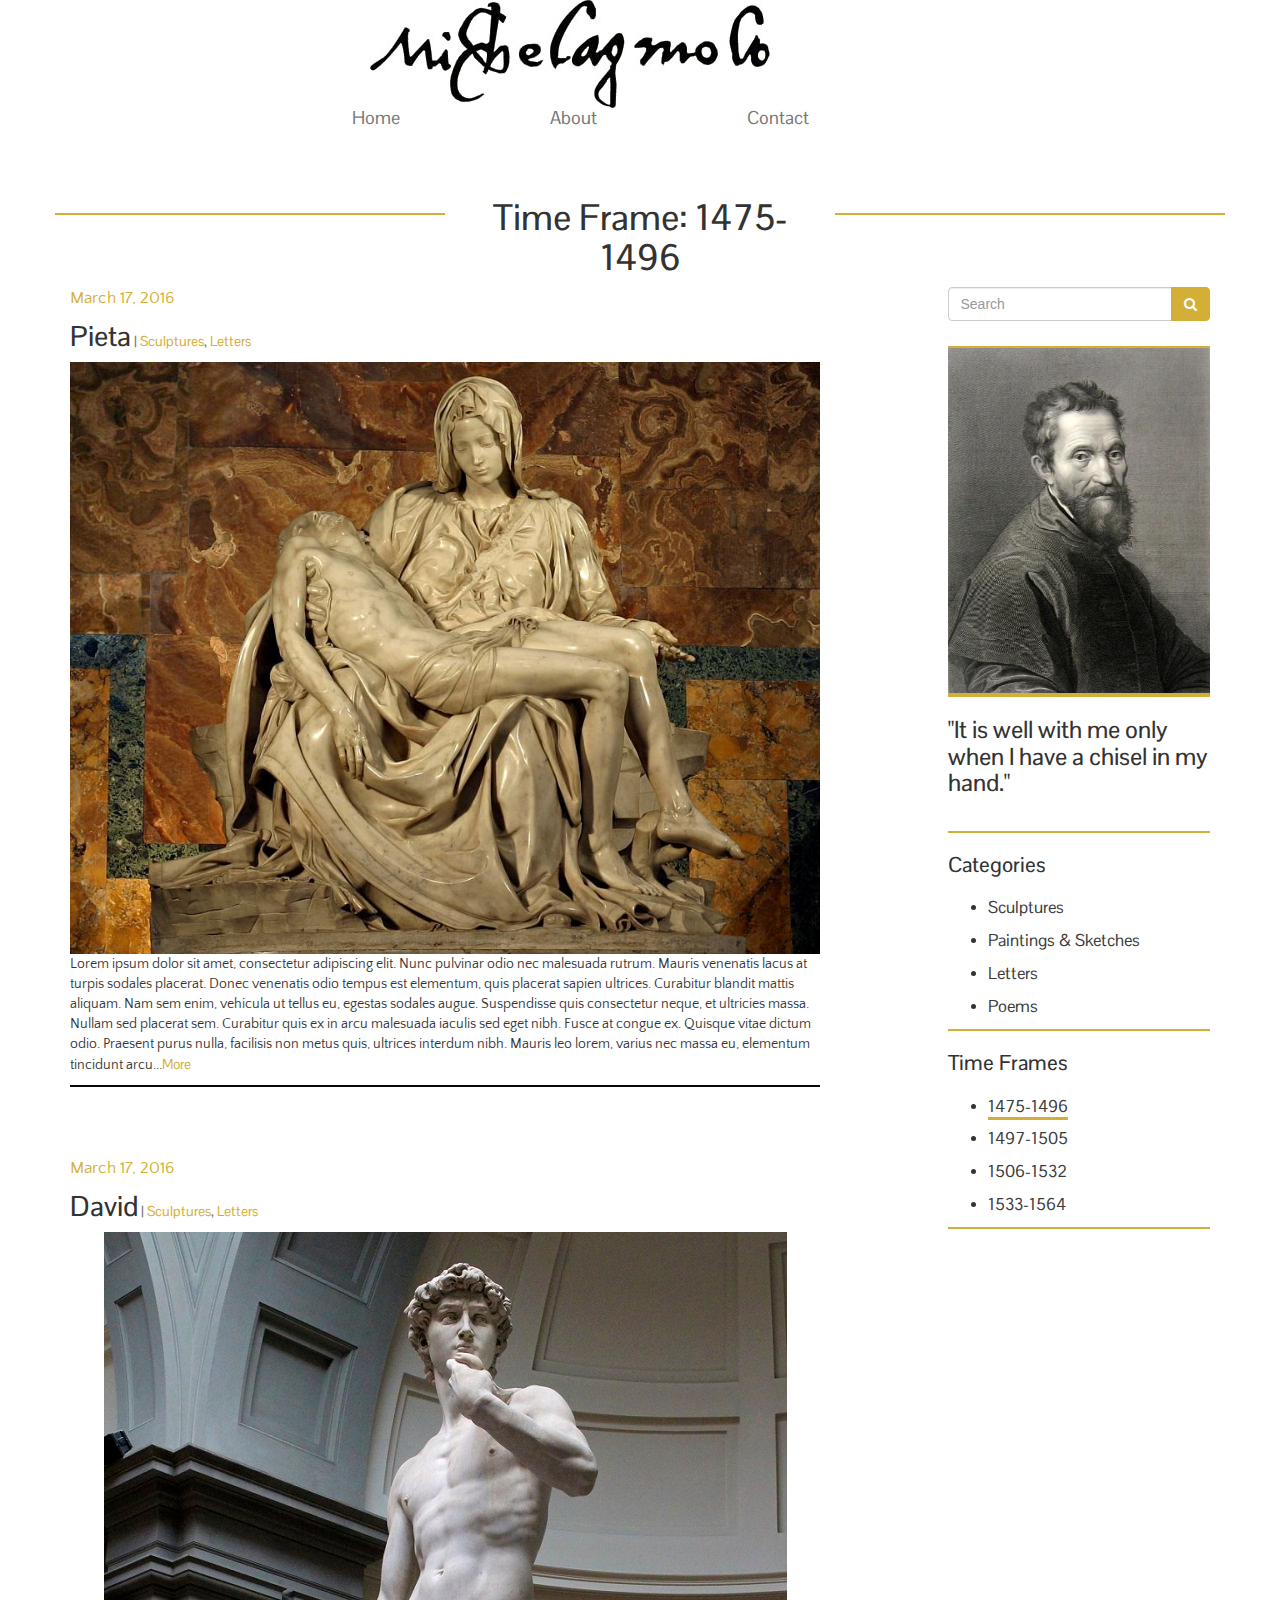
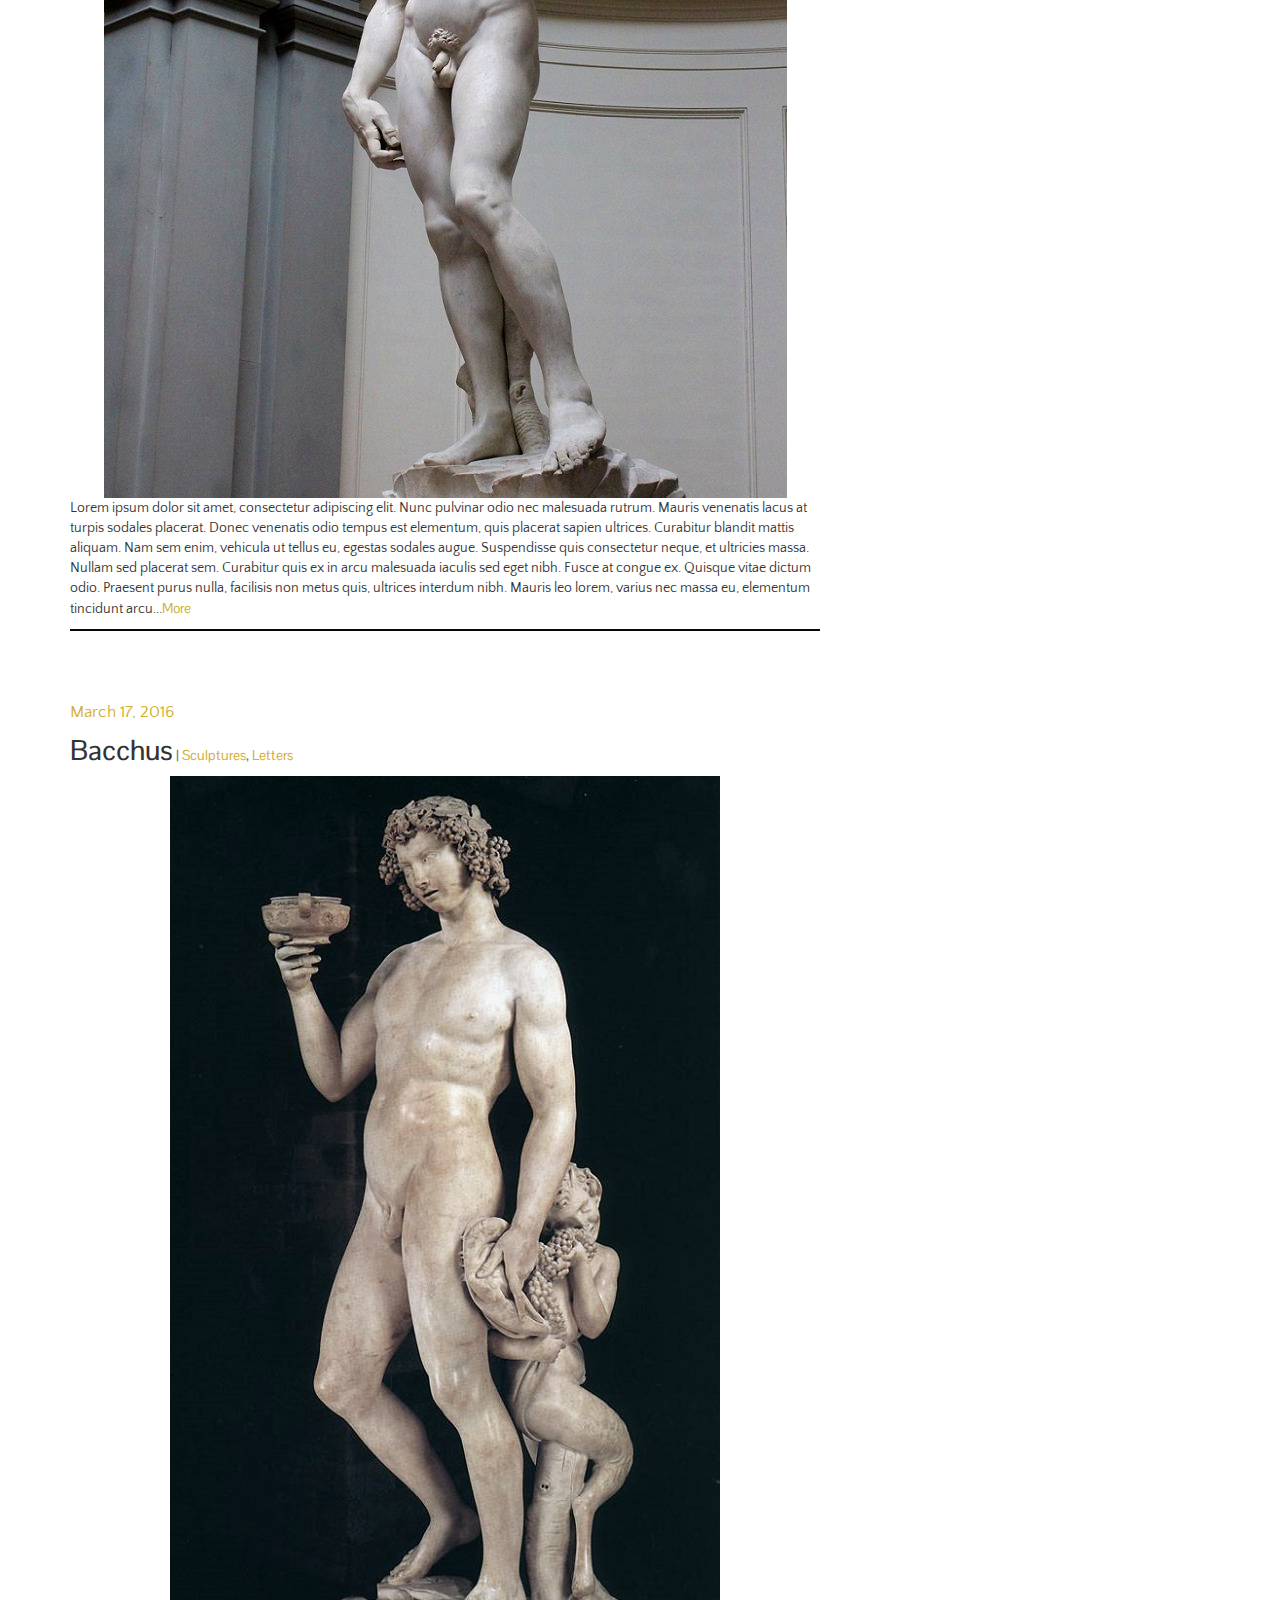
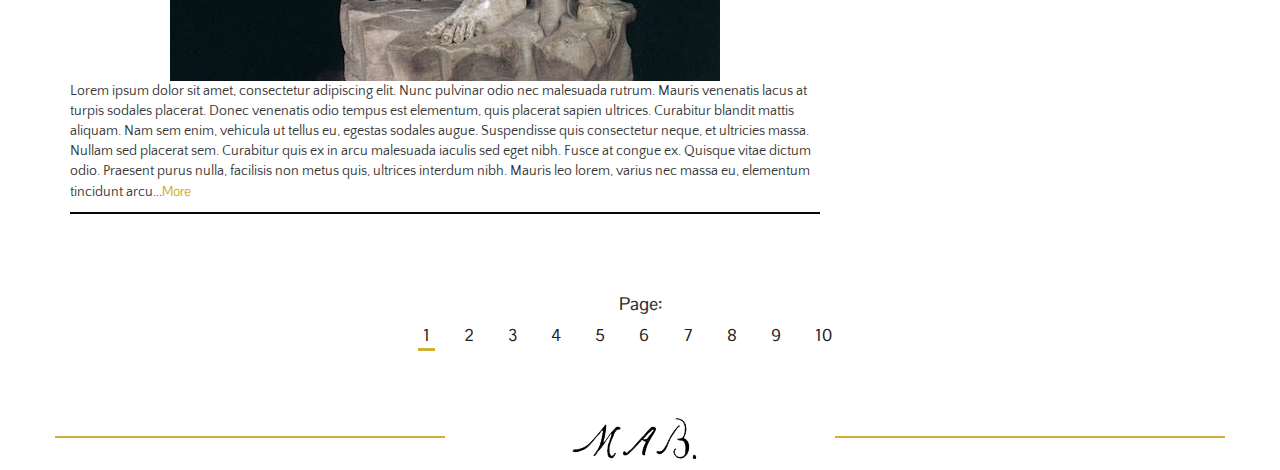
<file: time_frames.html>
<!DOCTYPE html>
<html>
<head lang="en">
    <meta charset="UTF-8">
    <title>Michelangleo</title>
    <link href="assets/bootstrap-3.3.6-dist/css/bootstrap.min.css" rel="stylesheet">
    <link href="assets/font-awesome-4.5.0/css/font-awesome.min.css" rel="stylesheet">
    <link href="Custom.css" rel="stylesheet">
    <link href='https://fonts.googleapis.com/css?family=Quattrocento+Sans|Pontano+Sans' rel='stylesheet' type='text/css'>
</head>
<body>

<header>
    <div class="container" id="signature">
        <div class="row col-sm-6 col-sm-offset-3">
            <img src="assets/img/mich_two.jpg">
        </div>
    </div>
    <nav class="navbar navbar-default">
        <div class="container-fluid">
            <!-- Brand and toggle get grouped for better mobile display -->
            <div class="navbar-header">
                <button type="button" class="navbar-toggle collapsed" data-toggle="collapse" data-target="#bs-example-navbar-collapse-1" aria-expanded="false">
                    <span class="sr-only">Toggle navigation</span>
                    <span class="icon-bar"></span>
                    <span class="icon-bar"></span>
                    <span class="icon-bar"></span>
                </button>
            </div>

            <!-- Collect the nav links, forms, and other content for toggling -->
            <div class="collapse navbar-collapse" id="bs-example-navbar-collapse-1">
                <ul class="nav navbar-nav">
                    <li><a href="index.html">Home<span class="sr-only">(current)</span></a></li>
                    <li><a href="about.html">About</a></li>
                    <li><a href="contact.html">Contact</a></li>
                </ul>

            </div><!-- /.navbar-collapse -->
        </div><!-- /.container-fluid -->
    </nav>

</header>

<section>
    <div class="container">
        <div class="row cat_time_header">
            <div class="col-sm-4 line_divided"></div>
            <div class="col-sm-4">
                <h1 class="cat_heading">Time Frame: 1475-1496</h1>
            </div>
            <div class="col-sm-4 line_divided"></div>

        </div>
        <div class="row">
            <main class="col-sm-8">
                <article class="blog_posts">
                    <p class="date">March 17, 2016</p>
                    <h4>Pieta<small> | <a>Sculptures</a>,<a> Letters</a></small></h4>
                    <img src="assets/img/pieta.jpg" class="post_img">
                    <p>Lorem ipsum dolor sit amet, consectetur adipiscing elit. Nunc pulvinar odio nec malesuada rutrum. Mauris venenatis lacus at turpis sodales placerat. Donec venenatis odio tempus est elementum, quis placerat sapien ultrices. Curabitur blandit mattis aliquam. Nam sem enim, vehicula ut tellus eu, egestas sodales augue. Suspendisse quis consectetur neque, et ultricies massa. Nullam sed placerat sem. Curabitur quis ex in arcu malesuada iaculis sed eget nibh. Fusce at congue ex. Quisque vitae dictum odio. Praesent purus nulla, facilisis non metus quis, ultrices interdum nibh. Mauris leo lorem, varius nec massa eu, elementum tincidunt arcu...<a>More</a></p>
                    <div class="line_divided"></div>
                </article>

                <article class="blog_posts">
                    <p class="date">March 17, 2016</p>
                    <h4>David<small> | <a>Sculptures</a>,<a> Letters</a></small></h4>
                    <img src="assets/img/david.jpg" class="post_img">
                    <p>Lorem ipsum dolor sit amet, consectetur adipiscing elit. Nunc pulvinar odio nec malesuada rutrum. Mauris venenatis lacus at turpis sodales placerat. Donec venenatis odio tempus est elementum, quis placerat sapien ultrices. Curabitur blandit mattis aliquam. Nam sem enim, vehicula ut tellus eu, egestas sodales augue. Suspendisse quis consectetur neque, et ultricies massa. Nullam sed placerat sem. Curabitur quis ex in arcu malesuada iaculis sed eget nibh. Fusce at congue ex. Quisque vitae dictum odio. Praesent purus nulla, facilisis non metus quis, ultrices interdum nibh. Mauris leo lorem, varius nec massa eu, elementum tincidunt arcu...<a>More</a></p>
                    <div class="line_divided"></div>
                </article>

                <article class="blog_posts">
                    <p class="date">March 17, 2016</p>
                    <h4>Bacchus<small> | <a>Sculptures</a>,<a> Letters</a></small></h4>
                    <img src="assets/img/bacchus.jpg" class="post_img">
                    <p>Lorem ipsum dolor sit amet, consectetur adipiscing elit. Nunc pulvinar odio nec malesuada rutrum. Mauris venenatis lacus at turpis sodales placerat. Donec venenatis odio tempus est elementum, quis placerat sapien ultrices. Curabitur blandit mattis aliquam. Nam sem enim, vehicula ut tellus eu, egestas sodales augue. Suspendisse quis consectetur neque, et ultricies massa. Nullam sed placerat sem. Curabitur quis ex in arcu malesuada iaculis sed eget nibh. Fusce at congue ex. Quisque vitae dictum odio. Praesent purus nulla, facilisis non metus quis, ultrices interdum nibh. Mauris leo lorem, varius nec massa eu, elementum tincidunt arcu...<a>More</a></p>
                    <div class="line_divided"></div>
                </article>
            </main>

            <aside class="col-sm-3 col-sm-offset-1 side_bar">
                <div class="input-group">
                    <input type="text" class="form-control" placeholder="Search">
                    <span class="input-group-btn">
                        <button class="btn btn-info">
                            <i class="fa fa-search"></i>
                        </button>
                    </span>
                </div>
                <div class="line_divided"></div>
                <img src="assets/img/michelangelo.jpg" class="profile_img">
                <div class="line_divided"></div>

                <div class="line_divided"></div>
                <h3>"It is well with me only when I have a chisel in my hand."</h3>
                <!--<div class="line_divided"></div>-->

                <div class="line_divided"></div>

                <h4>Categories</h4>
                <ul>
                    <li><a href="cat_sculp.html">Sculptures</a></li>
                    <li><a>Paintings & Sketches</a></li>
                    <li><a>Letters</a></li>
                    <li><a>Poems</a></li>

                </ul>

                <div class="line_divided"></div>

                <h4>Time Frames</h4>
                <ul>
                    <li><a class="active">1475-1496</a></li>
                    <li><a>1497-1505</a></li>
                    <li><a>1506-1532</a></li>
                    <li><a>1533-1564</a></li>
                </ul>

                <div class="line_divided"></div>

            </aside>

        </div>

        <div class="row page_numbers">
            <div class="col-sm-offset-2 col-sm-8">
                <h4>Page:</h4>
                <ul class="list-inline">
                    <li class="active"><a>1</a></li>
                    <li><a>2</a></li>
                    <li><a>3</a></li>
                    <li><a>4</a></li>
                    <li><a>5</a></li>
                    <li><a>6</a></li>
                    <li><a>7</a></li>
                    <li><a>8</a></li>
                    <li><a>9</a></li>
                    <li><a>10</a></li>
                </ul>
            </div>
        </div>
    </div>

</section>

<footer>
    <div class="container">
        <div class="row">
            <div class="col-sm-4 line_divided"></div>
            <div class="col-sm-4">
                <img src="assets/img/mab_transparent.png">
            </div>
            <div class="col-sm-4 line_divided"></div>

        </div>

    </div>

</footer>


<!-- jQuery (necessary for Bootstrap's JavaScript plugins) -->
<script src="https://ajax.googleapis.com/ajax/libs/jquery/1.11.3/jquery.min.js"></script>
<!-- Include all compiled plugins (below), or include individual files as needed -->
<script src="assets/bootstrap-3.3.6-dist/js/bootstrap.min.js"></script>

</body>
</html>
</file>
<file: Custom.css>
/*Global*/

h1, h2, h3, h4, h5, h6, a, label, button {
    font-family: 'Pontano Sans', sans-serif;
}

p {
    font-family: 'Quattrocento Sans', sans-serif;
}


/*Header*/

.navbar-default {
    background-color: #ffffff;
    border: #ffffff;
}

.navbar-default .navbar-nav>.active>a, .navbar-default .navbar-nav>.active>a:focus, .navbar-default .navbar-nav>.active>a:hover {
    background-color: #ffffff;
}

.navbar-nav>li>a {
    padding-bottom: 0;
    padding-top: 0;
    font-size: 1.3em;
}

.active {
    border-bottom: 3px solid #D4AF37;
}

.navbar .navbar-nav {
    display: inline-block;
    float: none;
    vertical-align: top;

}

.navbar .navbar-collapse {
    text-align: center;
}

.navbar .navbar-nav li {
    margin-right: 120px;
}

.nav > li > a:hover {
    border-bottom: 3px solid #D4AF37;
}


/*Main Section*/

.date {
    font-size: 1.2em;
    color: #D4AF37;
}

.blog_posts h4 {
    font-size: 2em;
}

.blog_posts small {
    font-size: .5em;
}

.post_img {
    max-width: 100%;
    height: auto;
    margin:auto;
    display: block;
}

.blog_posts a {
    color: #D4AF37;
}

.blog_posts a:hover {
    text-decoration: none;
    color: #3c3c3c;
    cursor: pointer;
}

.blog_posts {
    padding-bottom: 70px;
}

.line_divided {
    height: 2px;
    background-color: #080808;
}

.page_numbers {
    text-align: center;
    margin-bottom: 50px;
}


.page_numbers li {
    margin-right: 20px;
    font-size: 1.2em;
}

.page_numbers li a {
    color: #222222;
}

.page_numbers li a:hover {
    cursor: pointer;
    color: #D4AF37;
    font-weight: bold;
}
/*Side Bar/*/

.profile_img {
    max-width: 100%;
    height: auto;
}

.side_bar .input-group {
    padding-bottom: 25px;
}

.side_bar button {
    background-color: #D4AF37;
    border: #D4AF37 solid 1px;
}

.side_bar button:hover {
    background-color: #3c3c3c;
}

.side_bar .line_divided {
    background-color: #D4AF37;
}

.side_bar h3 {
    padding-bottom: 25px;
}

.side_bar h4 {
    /*color: #D4AF37;*/
    font-size: 1.5em;
    padding: 10px 0;
}



.side_bar li {
    font-size: 1.2em;
    margin-bottom: 9px;
}

.side_bar a {
    color: #3c3c3c;
}

.side_bar a:hover {
    cursor: pointer;
    color: #D4AF37;
    text-decoration: none;
}


/*Footer*/

footer {
    text-align: center;
    /*background-color: rgba(212,175,55, 0.3);*/
}



footer .line_divided {
    background-color: #D4AF37;
    margin-top: 25px;
}

footer .line_divided p {
    padding-top: 15px;
    font-size: 1.5em;
}


/*About Page*/

.short_bio {
    margin-bottom: 50px;
}

#about .line_divided {
    background-color: #D4AF37;
}

#about h3 {
    text-align: center;
}

#about li {
    font-size: 1.2em;
}

#about a {
    color: #3c3c3c;

}

.last_line {
    margin-bottom: 100px;
}

#about a:hover {
    cursor: pointer;
    color: #D4AF37;
    text-decoration: none;
}

/*Contact Page*/

#contact h3{
    text-align: center;
}

#contact label {
    font-size: 1.2em;
    color: #D4AF37;
}

#contact button {
    background-color: #D4AF37;
    border: #D4AF37 solid 1px;
}

#contact button:hover {
    background-color: #FFCC27;
    border: #FFCC27 solid 1px;
}

#contact .line_divided {
    background-color: #D4AF37;
    margin: 50px 0 50px 0;
}

.hovereffect {
    width: 100%;
    height: 100%;
    float: left;
    overflow: hidden;
    position: relative;
    text-align: center;
    cursor: default;
    margin-top: 35px;
}

.hovereffect .overlay {
    width: 100%;
    height: 100%;
    position: absolute;
    overflow: hidden;
    top: 0;
    left: 0;
    -webkit-transition: all 0.4s ease-in-out;
    transition: all 0.4s ease-in-out;
}

.hovereffect:hover .overlay {
    background-color: rgba(170,170,170,0.4);
}

.hovereffect h2, .hovereffect img {
    -webkit-transition: all 0.4s ease-in-out;
    transition: all 0.4s ease-in-out;
}

.hovereffect img {
    display: block;
    position: relative;
    -webkit-transform: scale(1.1);
    -ms-transform: scale(1.1);
    transform: scale(1.1);
}

.hovereffect:hover img {
    -webkit-transform: scale(1);
    -ms-transform: scale(1);
    transform: scale(1);
}

.hovereffect h2 {
    text-transform: uppercase;
    color: #fff;
    text-align: center;
    position: relative;
    font-size: 17px;
    padding: 10px;
    background: rgba(212, 175, 55, 0.6);
}

.hovereffect a.info {
    display: inline-block;
    text-decoration: none;
    padding: 7px 14px;
    text-transform: uppercase;
    color: #fff;
    border: 1px solid #fff;
    margin: 50px 0 0 0;
    background-color: transparent;
    opacity: 0;
    filter: alpha(opacity=0);
    -webkit-transform: scale(1.5);
    -ms-transform: scale(1.5);
    transform: scale(1.5);
    -webkit-transition: all 0.4s ease-in-out;
    transition: all 0.4s ease-in-out;
    font-weight: normal;
    height: 85%;
    width: 85%;
    position: absolute;
    top: -20%;
    left: 8%;
    padding: 70px;
}

.hovereffect:hover a.info {
    opacity: 1;
    filter: alpha(opacity=100);
    -webkit-transform: scale(1);
    -ms-transform: scale(1);
    transform: scale(1);
    background-color: rgba(0,0,0,0.4);
}

/*Category Pages*/

.cat_heading {
    text-align: center;
}


.cat_time_header .line_divided {
    margin: 35px 0;
    background-color: #D4AF37;
}


/*404 Page*/

.error {
    margin-bottom: 150px;
}

.error img {
    width: 100%;
    height: auto;
}

.error .error_message {
    text-align: center;
    margin-top: 120px;
}



.error .line_divided {
    margin: 30px 0;
    background-color: #D4AF37;
}

.error a {
    color: #D4AF37;
}

.error li {
    font-size: 1.5em;
}
</file>
